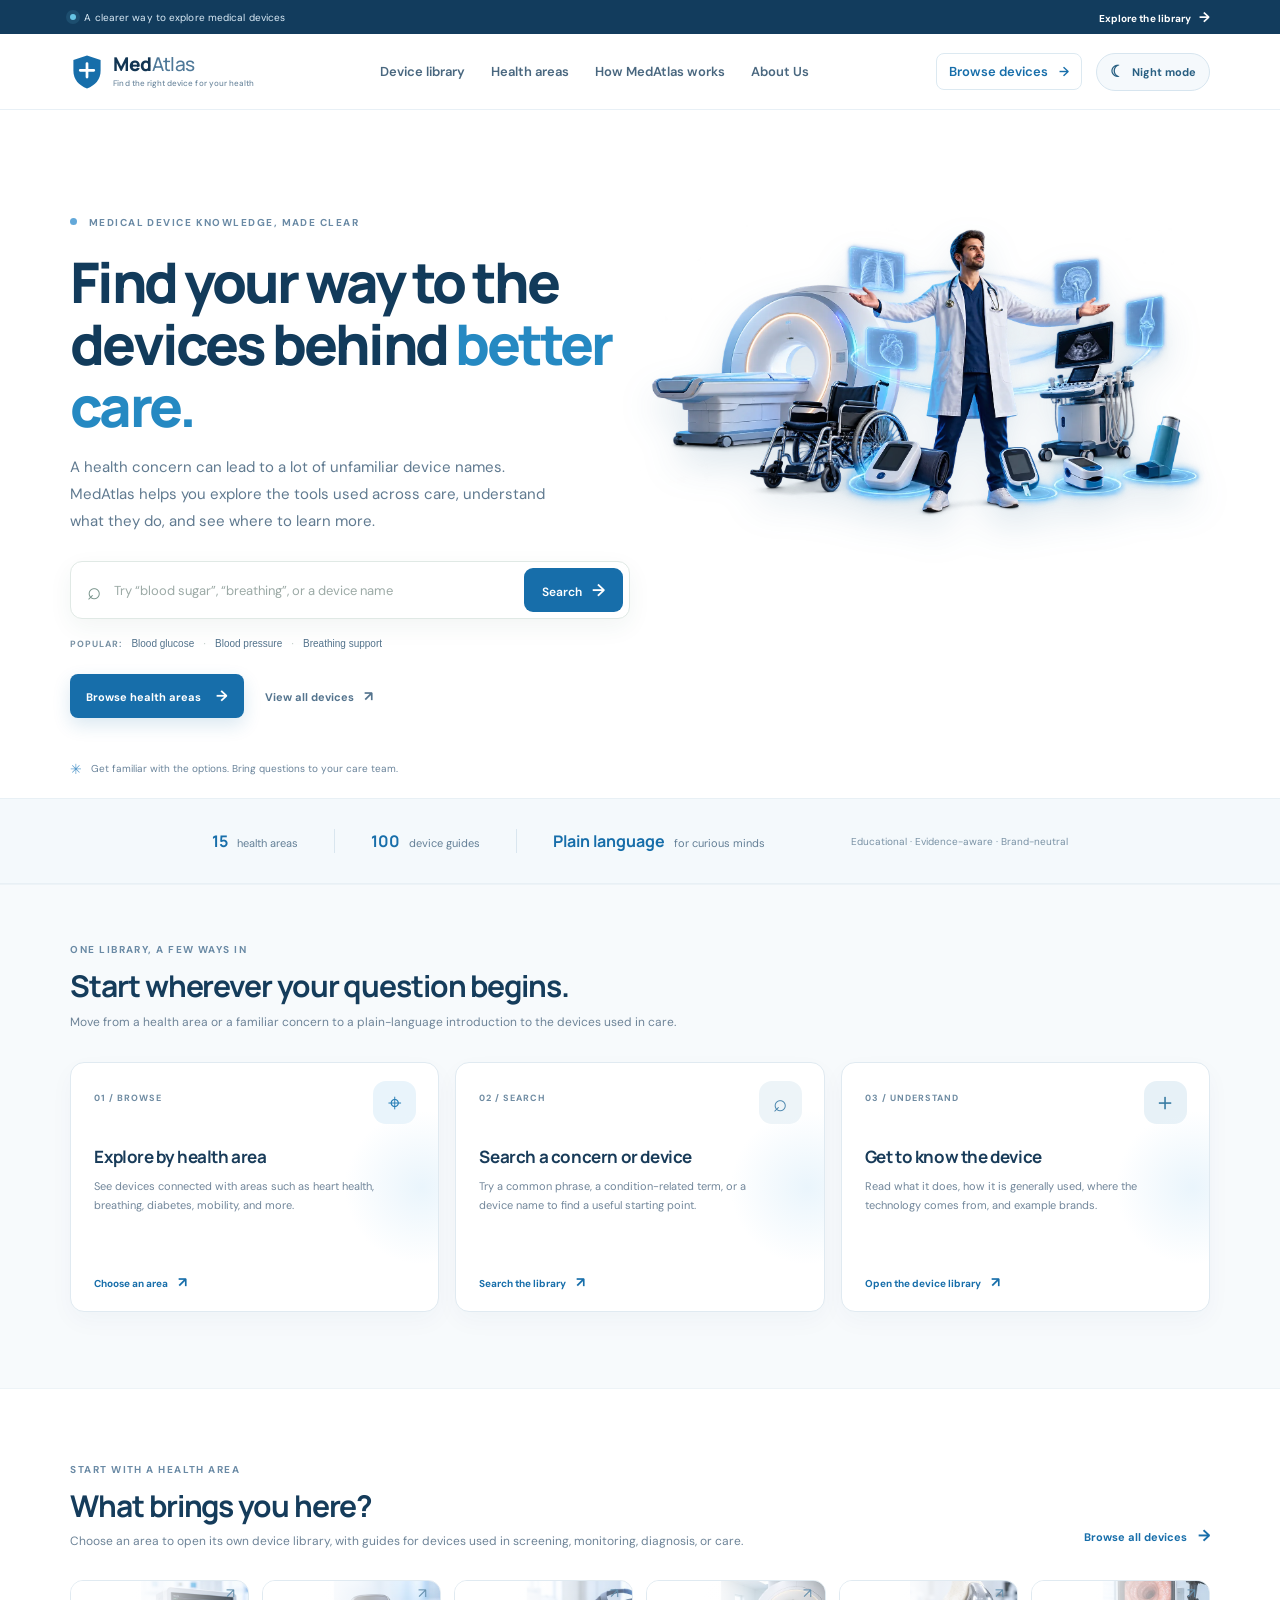
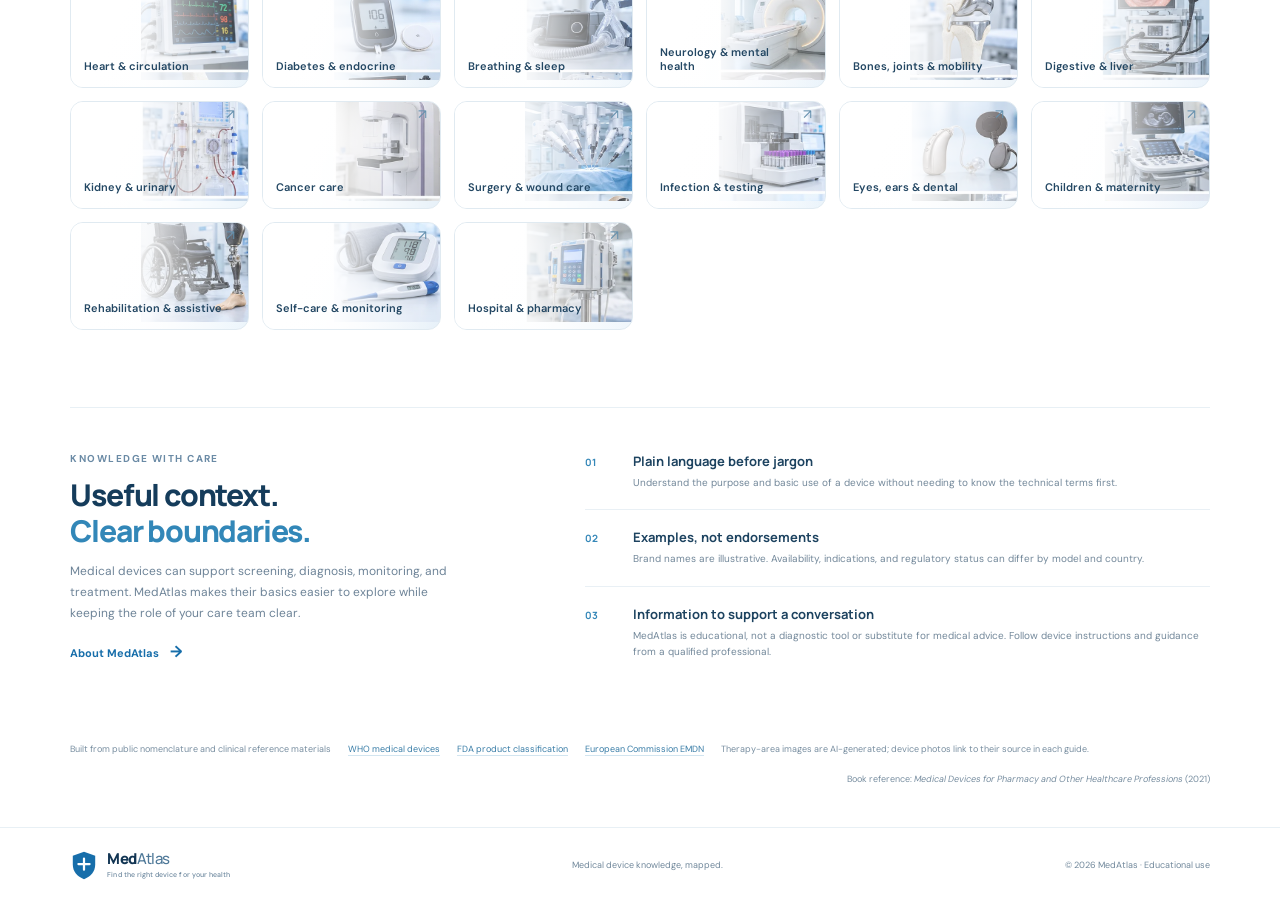
<file: index.html>
<!doctype html>
<html lang="en">
<head>
  <meta charset="utf-8" />
  <meta name="viewport" content="width=device-width, initial-scale=1" />
  <meta name="theme-color" content="#286da4" />
  <title>MedAtlas — Medical Devices Directory &amp; Plain-Language Health Guides</title>
  <meta name="description" content="Explore 100+ medical devices across 15 health areas. Understand what medical devices do, how they are used in care, and compare brand models with plain-language educational guides." />
  <meta name="keywords" content="medical devices, health technology, medical equipment directory, glucose meter, blood pressure monitor, CPAP, pulse oximeter, diagnostic devices, medical guide" />
  <meta name="robots" content="index, follow, max-snippet:-1, max-image-preview:large, max-video-preview:-1" />
  <link rel="canonical" href="https://medatlas.health/" />

  <!-- Open Graph / Facebook -->
  <meta property="og:type" content="website" />
  <meta property="og:url" content="https://medatlas.health/" />
  <meta property="og:site_name" content="MedAtlas" />
  <meta property="og:locale" content="en_US" />
  <meta property="og:title" content="MedAtlas — Medical Devices Directory &amp; Plain-Language Health Guides" />
  <meta property="og:description" content="A clearer, educational way to explore medical devices across 15 health areas. Find the right device for your health." />
  <meta property="og:image" content="https://medatlas.health/assets/medatlas-doctor-hero.png" />
  <meta property="og:image:secure_url" content="https://medatlas.health/assets/medatlas-doctor-hero.png" />
  <meta property="og:image:width" content="1731" />
  <meta property="og:image:height" content="909" />
  <meta property="og:image:alt" content="MedAtlas medical device directory illustration showing various healthcare technologies" />

  <!-- Twitter Cards -->
  <meta name="twitter:card" content="summary_large_image" />
  <meta name="twitter:url" content="https://medatlas.health/" />
  <meta name="twitter:title" content="MedAtlas — Medical Devices Directory &amp; Plain-Language Health Guides" />
  <meta name="twitter:description" content="A clearer, educational way to explore medical devices across 15 health areas. Find the right device for your health." />
  <meta name="twitter:image" content="https://medatlas.health/assets/medatlas-doctor-hero.png" />

  <!-- Favicon & Icons -->
  <link rel="icon" type="image/svg+xml" href="assets/medatlas-favicon.svg" />

  <!-- Preconnect & Non-blocking Google Fonts -->
  <link rel="preconnect" href="https://fonts.googleapis.com" />
  <link rel="preconnect" href="https://fonts.gstatic.com" crossorigin />
  <link rel="preload" as="style" href="https://fonts.googleapis.com/css2?family=DM+Sans:wght@400;500;600;700&amp;family=Manrope:wght@400;500;600;700;800&amp;display=swap" />
  <link rel="stylesheet" href="https://fonts.googleapis.com/css2?family=DM+Sans:wght@400;500;600;700&amp;family=Manrope:wght@400;500;600;700;800&amp;display=swap" media="print" onload="this.media='all'" />
  <noscript><link rel="stylesheet" href="https://fonts.googleapis.com/css2?family=DM+Sans:wght@400;500;600;700&amp;family=Manrope:wght@400;500;600;700;800&amp;display=swap" /></noscript>

  <link rel="stylesheet" href="styles.css" />
  <script>try{if(localStorage.getItem('medatlas-theme')==='night')document.documentElement.dataset.theme='night'}catch(e){}</script>

  <!-- Schema.org JSON-LD Knowledge Graph for Search Engines & AI Models -->
  <script type="application/ld+json">
  {
    "@context": "https://schema.org",
    "@graph": [
      {
        "@type": "WebSite",
        "@id": "https://medatlas.health/#website",
        "url": "https://medatlas.health/",
        "name": "MedAtlas",
        "description": "Educational directory for exploring medical devices by health area, purpose, and general use.",
        "publisher": { "@id": "https://medatlas.health/#organization" },
        "potentialAction": {
          "@type": "SearchAction",
          "target": "https://medatlas.health/device-library.html?q={search_term_string}",
          "query-input": "required name=search_term_string"
        }
      },
      {
        "@type": "Organization",
        "@id": "https://medatlas.health/#organization",
        "name": "MedAtlas",
        "url": "https://medatlas.health/",
        "logo": "https://medatlas.health/assets/medatlas-favicon.svg",
        "founder": {
          "@type": "Person",
          "@id": "https://medatlas.health/#founder",
          "name": "Ankush Kumar",
          "jobTitle": "Founder & Developer",
          "worksFor": { "@id": "https://medatlas.health/#organization" },
          "description": "Founder and developer of MedAtlas with over 4 years of experience in the pharmaceutical and medical-device industry. Holds an MBA in Pharmaceutical Management and a B.Pharm.",
          "image": "https://medatlas.health/assets/founder-ankush-kumar.png",
          "alumniOf": {
            "@type": "EducationalOrganization",
            "name": "IIHMR University"
          },
          "knowsAbout": ["Medical Devices", "Pharmaceutical Management", "Healthcare Information Systems"]
        },
        "knowsAbout": [
          "Medical Devices",
          "Health Technology",
          "Clinical Diagnostic Equipment",
          "Therapeutic Medical Devices"
        ],
        "publishingPrinciples": "https://medatlas.health/#education-note"
      },
      {
        "@type": "MedicalWebPage",
        "@id": "https://medatlas.health/#webpage",
        "url": "https://medatlas.health/",
        "name": "MedAtlas — Medical Devices Directory & Plain-Language Health Guides",
        "isPartOf": { "@id": "https://medatlas.health/#website" },
        "about": { "@id": "https://medatlas.health/#organization" },
        "medicalAudience": {
          "@type": "MedicalAudience",
          "audienceType": "Patient"
        },
        "educationalUse": "Patient Education",
        "citation": [
          "https://www.who.int/health-topics/medical-devices",
          "https://www.fda.gov/medical-devices/classify-your-medical-device/product-code-classification-database",
          "https://health.ec.europa.eu/medical-devices-topics-interest/european-medical-devices-nomenclature-emdn_en"
        ]
      },
      {
        "@type": "FAQPage",
        "@id": "https://medatlas.health/#faq",
        "mainEntity": [
          {
            "@type": "Question",
            "name": "What is MedAtlas?",
            "acceptedAnswer": {
              "@type": "Answer",
              "text": "MedAtlas is an educational directory designed to make medical-device knowledge easier to explore across 15 health areas and 100 device guides, written in clear, plain language."
            }
          },
          {
            "@type": "Question",
            "name": "Is MedAtlas a diagnostic tool or substitute for medical advice?",
            "acceptedAnswer": {
              "@type": "Answer",
              "text": "No. MedAtlas is purely for general education. It is not a diagnostic tool, product endorsement, or substitute for advice from a qualified healthcare professional."
            }
          },
          {
            "@type": "Question",
            "name": "Where does the medical device information in MedAtlas come from?",
            "acceptedAnswer": {
              "@type": "Answer",
              "text": "MedAtlas is built using public nomenclature and clinical reference materials from the World Health Organization (WHO), the U.S. FDA Product Code Classification Database, and the European Medical Device Nomenclature (EMDN)."
            }
          }
        ]
      }
    ]
  }
  </script>
</head>
<body>
  <div class="announcement"><span class="announcement-pulse"></span> A clearer way to explore medical devices <a href="device-library.html">Explore the library <span>→</span></a></div>
  <header class="topbar">
    <a class="brand" href="#top" aria-label="MedAtlas home"><span class="brand-mark" aria-hidden="true"><svg viewBox="0 0 40 44" role="img"><path d="M20 2.5 36 8v12.4c0 10.1-6.2 17-16 21.1C10.2 37.4 4 30.5 4 20.4V8L20 2.5Z"/><path d="M20 12v16M12 20h16"/></svg></span><span class="brand-name">Med<span class="brand-light">Atlas</span><small>Find the right device for your health</small></span></a>
    <nav aria-label="Main navigation"><a href="device-library.html">Device library</a><a href="#areas">Health areas</a><a href="#how-it-works">How MedAtlas works</a><a href="about.html">About Us</a></nav>
    <div class="topbar-actions"><a class="text-button library-nav-link" href="device-library.html">Browse devices <span>→</span></a><button class="theme-toggle" type="button" data-theme-toggle aria-label="Switch to night theme" aria-pressed="false"><span class="theme-toggle-icon" aria-hidden="true">☾</span><span class="theme-toggle-label">Night mode</span></button></div>
  </header>

  <main id="top">
    <section class="hero">
      <div class="hero-copy">
        <div class="eyebrow"><span class="eyebrow-dot"></span> MEDICAL DEVICE KNOWLEDGE, MADE CLEAR</div>
        <h1>Find your way to the<br />devices behind <em>better care.</em></h1>
        <p class="hero-sub">A health concern can lead to a lot of unfamiliar device names. MedAtlas helps you explore the tools used across care, understand what they do, and see where to learn more.</p>
        <form class="search-box" id="searchForm" role="search"><span class="search-icon">⌕</span><input id="searchInput" type="search" placeholder="Try “blood sugar”, “breathing”, or a device name" autocomplete="off" /><button type="submit">Search <span>→</span></button></form>
        <div class="popular"><span>POPULAR:</span><button data-query="blood glucose">Blood glucose</button><button data-query="blood pressure">Blood pressure</button><button data-query="breathing">Breathing support</button></div>
        <div class="hero-actions"><a class="primary-link" href="#areas">Browse health areas <span>→</span></a><a class="secondary-link" href="device-library.html">View all devices <span>↗</span></a></div>
      </div>
      <div class="hero-art hero-doctor-art">
        <picture>
          <source srcset="assets/medatlas-doctor-hero.webp" type="image/webp" />
          <img class="doctor-hero-image" src="assets/medatlas-doctor-hero.png" alt="A doctor presenting a range of medical devices, including an MRI scanner, wheelchair, ultrasound system, glucose meter, and inhaler" width="1731" height="909" fetchpriority="high" decoding="async" />
        </picture>
      </div>
      <div class="hero-note"><span>✳</span> Get familiar with the options. Bring questions to your care team.</div>
    </section>

    <section class="trust-strip" aria-label="About the MedAtlas library"><div><strong id="areaCount">15</strong><span>health areas</span></div><i></i><div><strong id="deviceCount">30+</strong><span>device guides</span></div><i></i><div><strong>Plain language</strong><span>for curious minds</span></div><p>Educational · Evidence-aware · Brand-neutral</p></section>

    <section class="pathways" id="how-it-works">
      <div class="section-heading"><div><div class="eyebrow">ONE LIBRARY, A FEW WAYS IN</div><h2>Start wherever your question begins.</h2><p>Move from a health area or a familiar concern to a plain-language introduction to the devices used in care.</p></div></div>
      <div class="pathway-grid">
        <a class="pathway-card pathway-area" href="#areas"><span class="pathway-number">01 / BROWSE</span><span class="pathway-icon">⌖</span><h3>Explore by health area</h3><p>See devices connected with areas such as heart health, breathing, diabetes, mobility, and more.</p><span class="pathway-link">Choose an area <b>↗</b></span></a>
        <a class="pathway-card pathway-search" href="#top"><span class="pathway-number">02 / SEARCH</span><span class="pathway-icon">⌕</span><h3>Search a concern or device</h3><p>Try a common phrase, a condition-related term, or a device name to find a useful starting point.</p><span class="pathway-link">Search the library <b>↗</b></span></a>
        <a class="pathway-card pathway-guide" href="device-library.html"><span class="pathway-number">03 / UNDERSTAND</span><span class="pathway-icon">＋</span><h3>Get to know the device</h3><p>Read what it does, how it is generally used, where the technology comes from, and example brands.</p><span class="pathway-link">Open the device library <b>↗</b></span></a>
      </div>
    </section>

    <section class="areas-section" id="areas">
      <div class="section-heading"><div><div class="eyebrow">START WITH A HEALTH AREA</div><h2>What brings you here?</h2><p>Choose an area to open its own device library, with guides for devices used in screening, monitoring, diagnosis, or care.</p></div><a href="device-library.html" class="inline-link">Browse all devices <span>→</span></a></div>
      <div class="area-grid" id="areaGrid"></div>
    </section>

    <section class="principles" id="education-note"><div class="principle-intro"><div class="eyebrow">KNOWLEDGE WITH CARE</div><h2>Useful context.<br /><em>Clear boundaries.</em></h2><p>Medical devices can support screening, diagnosis, monitoring, and treatment. MedAtlas makes their basics easier to explore while keeping the role of your care team clear.</p><a href="about.html" class="inline-link">About MedAtlas <span>→</span></a></div><div class="principle-list"><article><span>01</span><div><h3>Plain language before jargon</h3><p>Understand the purpose and basic use of a device without needing to know the technical terms first.</p></div></article><article><span>02</span><div><h3>Examples, not endorsements</h3><p>Brand names are illustrative. Availability, indications, and regulatory status can differ by model and country.</p></div></article><article><span>03</span><div><h3>Information to support a conversation</h3><p>MedAtlas is educational, not a diagnostic tool or substitute for medical advice. Follow device instructions and guidance from a qualified professional.</p></div></article></div></section>
    <section class="sources" id="sources"><span>Built from public nomenclature and clinical reference materials</span><a href="https://www.who.int/health-topics/medical-devices" target="_blank" rel="noreferrer">WHO medical devices</a><a href="https://www.fda.gov/medical-devices/classify-your-medical-device/product-code-classification-database" target="_blank" rel="noreferrer">FDA product classification</a><a href="https://health.ec.europa.eu/medical-devices-topics-interest/european-medical-devices-nomenclature-emdn_en" target="_blank" rel="noreferrer">European Commission EMDN</a><span>Therapy-area images are AI-generated; device photos link to their source in each guide.</span><span>Book reference: <i>Medical Devices for Pharmacy and Other Healthcare Professions</i> (2021)</span></section>
  </main>

  <footer><a class="brand" href="#top"><span class="brand-mark" aria-hidden="true"><svg viewBox="0 0 40 44"><path d="M20 2.5 36 8v12.4c0 10.1-6.2 17-16 21.1C10.2 37.4 4 30.5 4 20.4V8L20 2.5Z"/><path d="M20 12v16M12 20h16"/></svg></span><span class="brand-name">Med<span class="brand-light">Atlas</span><small>Find the right device for your health</small></span></a><span>Medical device knowledge, mapped.</span><span>© 2026 MedAtlas · Educational use</span></footer>
  <div class="modal-backdrop" id="modalBackdrop" hidden><section class="device-modal" id="deviceModal" role="dialog" aria-modal="true" aria-labelledby="modalTitle"><button class="modal-close" id="modalClose" aria-label="Close">×</button><div id="modalContent"></div></section></div>
  <script src="app.js" defer></script>
  <script src="theme.js" defer></script>
</body>
</html>
</file>
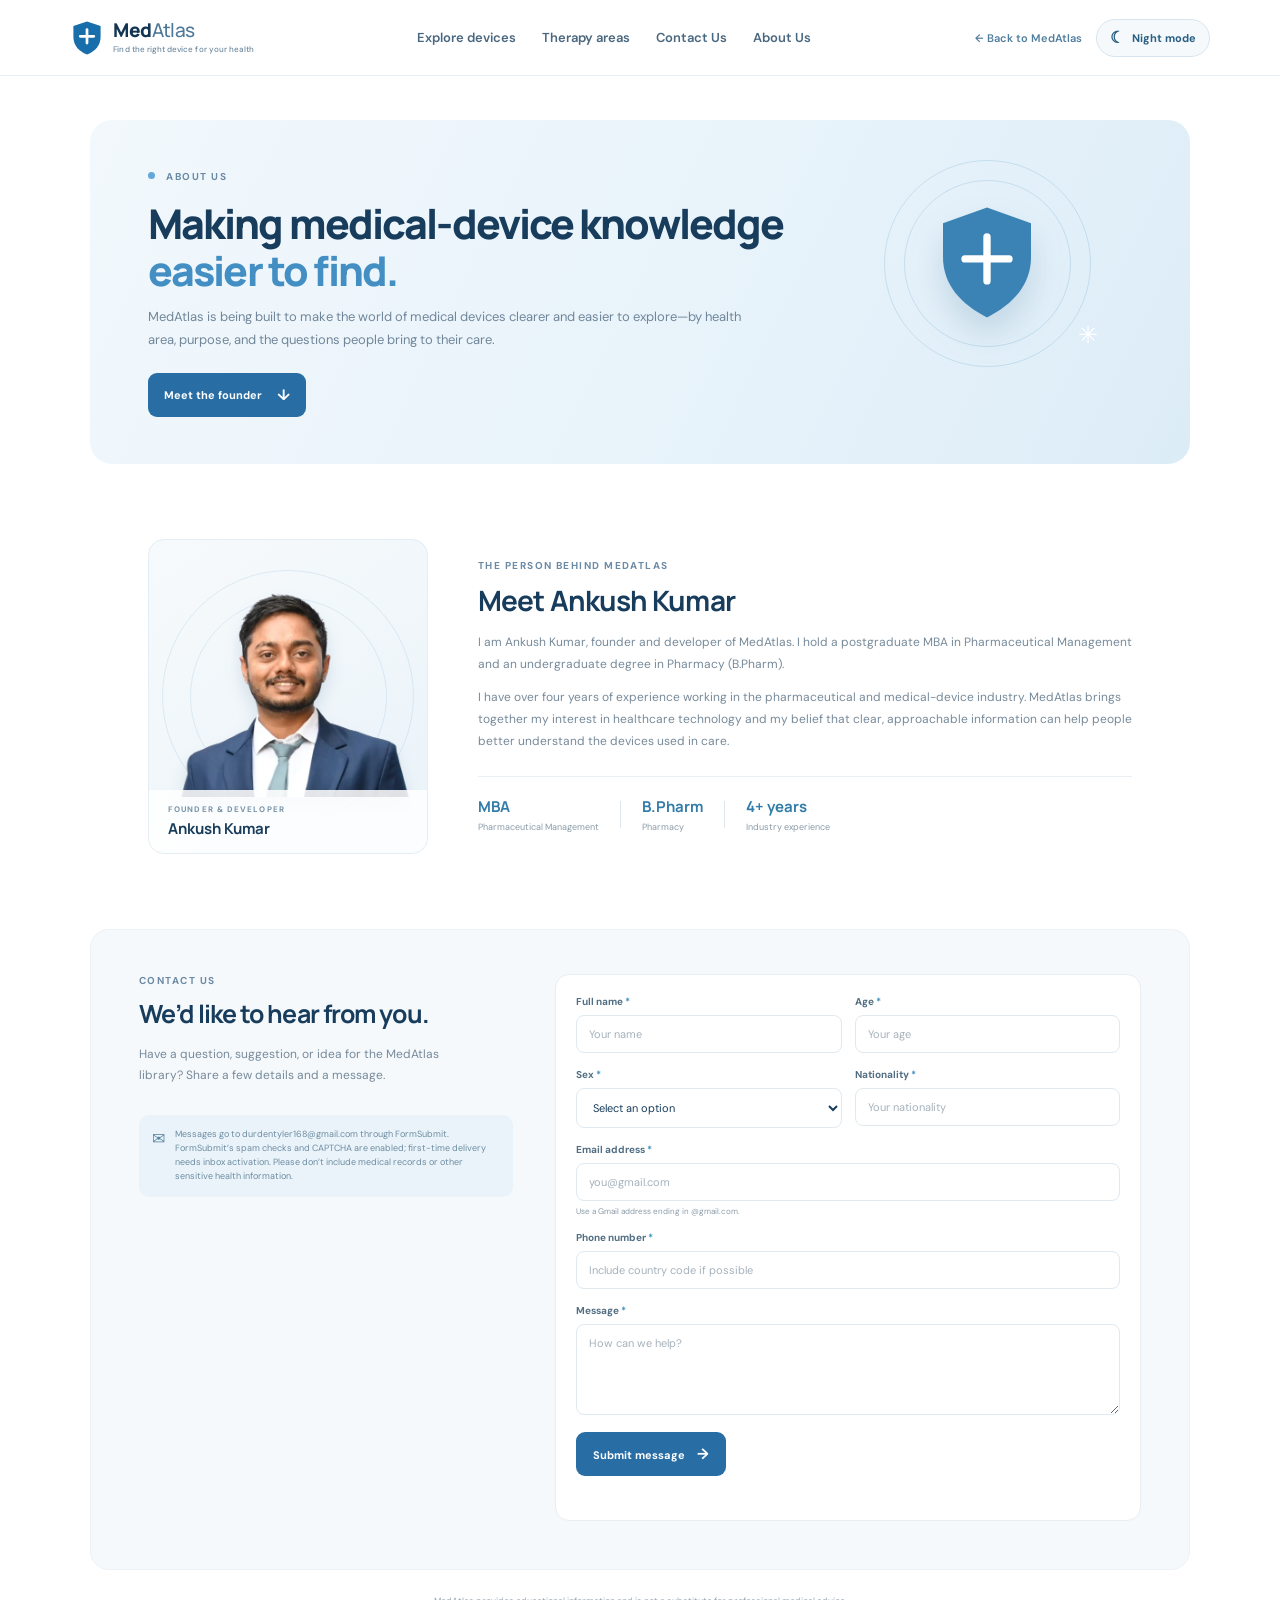
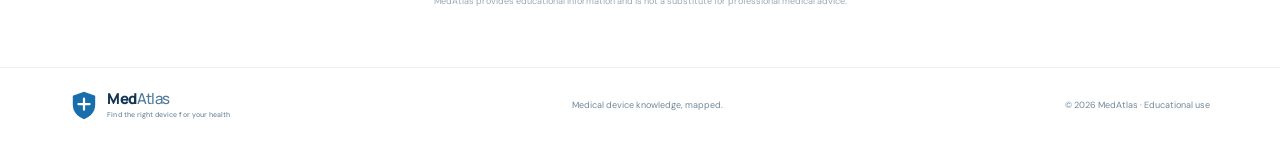
<file: about.html>
<!doctype html>
<html lang="en">
<head>
  <meta charset="utf-8" />
  <meta name="viewport" content="width=device-width, initial-scale=1" />
  <meta name="theme-color" content="#286da4" />
  <title>About Us &amp; Founder Ankush Kumar — MedAtlas</title>
  <meta name="description" content="Meet MedAtlas founder Ankush Kumar (MBA Pharmaceutical Management, B.Pharm) with 4+ years of industry experience. Learn about our educational medical device mission or contact us." />
  <meta name="keywords" content="Ankush Kumar, MedAtlas founder, pharmaceutical management, medical devices, health technology education, IIHMR University" />
  <meta name="robots" content="index, follow, max-snippet:-1, max-image-preview:large, max-video-preview:-1" />
  <link rel="canonical" href="https://medatlas.health/about.html" />

  <!-- Open Graph / Facebook -->
  <meta property="og:type" content="profile" />
  <meta property="og:url" content="https://medatlas.health/about.html" />
  <meta property="og:site_name" content="MedAtlas" />
  <meta property="og:locale" content="en_US" />
  <meta property="og:title" content="About Us &amp; Founder Ankush Kumar — MedAtlas" />
  <meta property="og:description" content="Meet MedAtlas founder Ankush Kumar (MBA Pharmaceutical Management, B.Pharm) with 4+ years of industry experience. Learn about our educational medical device mission." />
  <meta property="og:image" content="https://medatlas.health/assets/founder-ankush-kumar.png" />
  <meta property="og:image:secure_url" content="https://medatlas.health/assets/founder-ankush-kumar.png" />
  <meta property="og:image:width" content="550" />
  <meta property="og:image:height" content="453" />
  <meta property="og:image:alt" content="Ankush Kumar, founder and developer of MedAtlas" />

  <!-- Twitter Cards -->
  <meta name="twitter:card" content="summary_large_image" />
  <meta name="twitter:url" content="https://medatlas.health/about.html" />
  <meta name="twitter:title" content="About Us &amp; Founder Ankush Kumar — MedAtlas" />
  <meta name="twitter:description" content="Meet MedAtlas founder Ankush Kumar (MBA Pharmaceutical Management, B.Pharm) with 4+ years of industry experience." />
  <meta name="twitter:image" content="https://medatlas.health/assets/founder-ankush-kumar.png" />

  <!-- Favicon & Icons -->
  <link rel="icon" type="image/svg+xml" href="assets/medatlas-favicon.svg" />

  <!-- Preconnect & Non-blocking Google Fonts -->
  <link rel="preconnect" href="https://fonts.googleapis.com" />
  <link rel="preconnect" href="https://fonts.gstatic.com" crossorigin />
  <link rel="preload" as="style" href="https://fonts.googleapis.com/css2?family=DM+Sans:wght@400;500;600;700&amp;family=Manrope:wght@400;500;600;700;800&amp;display=swap" />
  <link rel="stylesheet" href="https://fonts.googleapis.com/css2?family=DM+Sans:wght@400;500;600;700&amp;family=Manrope:wght@400;500;600;700;800&amp;display=swap" media="print" onload="this.media='all'" />
  <noscript><link rel="stylesheet" href="https://fonts.googleapis.com/css2?family=DM+Sans:wght@400;500;600;700&amp;family=Manrope:wght@400;500;600;700;800&amp;display=swap" /></noscript>

  <link rel="stylesheet" href="styles.css" />
  <link rel="stylesheet" href="about.css" />
  <script>try{if(localStorage.getItem('medatlas-theme')==='night')document.documentElement.dataset.theme='night'}catch(e){}</script>

  <!-- Schema.org JSON-LD E-E-A-T Knowledge Graph for Search Engines & AI Models -->
  <script type="application/ld+json">
  {
    "@context": "https://schema.org",
    "@graph": [
      {
        "@type": "AboutPage",
        "@id": "https://medatlas.health/about.html#webpage",
        "url": "https://medatlas.health/about.html",
        "name": "About Us & Founder Ankush Kumar — MedAtlas",
        "isPartOf": {
          "@type": "WebSite",
          "@id": "https://medatlas.health/#website",
          "url": "https://medatlas.health/",
          "name": "MedAtlas"
        },
        "mainEntity": { "@id": "https://medatlas.health/#founder" },
        "description": "Information about MedAtlas and founder Ankush Kumar, including academic background in pharmacy and pharmaceutical management."
      },
      {
        "@type": "Person",
        "@id": "https://medatlas.health/#founder",
        "name": "Ankush Kumar",
        "jobTitle": "Founder & Developer",
        "worksFor": {
          "@type": "Organization",
          "@id": "https://medatlas.health/#organization",
          "name": "MedAtlas",
          "url": "https://medatlas.health/"
        },
        "description": "Founder and developer of MedAtlas with over 4 years of experience in the pharmaceutical and medical-device industry. Holds a postgraduate MBA in Pharmaceutical Management and an undergraduate degree in Pharmacy (B.Pharm).",
        "image": "https://medatlas.health/assets/founder-ankush-kumar.png",
        "alumniOf": [
          {
            "@type": "EducationalOrganization",
            "name": "IIHMR University",
            "url": "https://www.iihmr.edu.in/"
          }
        ],
        "hasCredential": [
          {
            "@type": "EducationalOccupationalCredential",
            "credentialCategory": "degree",
            "name": "Master of Business Administration (MBA) in Pharmaceutical Management"
          },
          {
            "@type": "EducationalOccupationalCredential",
            "credentialCategory": "degree",
            "name": "Bachelor of Pharmacy (B.Pharm)"
          }
        ],
        "knowsAbout": [
          "Medical Devices",
          "Pharmaceutical Management",
          "Clinical Technology",
          "Health Informatics",
          "Drug & Device Regulations"
        ]
      },
      {
        "@type": "ContactPage",
        "@id": "https://medatlas.health/about.html#contact",
        "url": "https://medatlas.health/about.html#contact",
        "name": "Contact MedAtlas",
        "mainEntity": {
          "@type": "ContactPoint",
          "contactType": "Customer Support & Inquiries",
          "email": "durdentyler168@gmail.com"
        }
      },
      {
        "@type": "BreadcrumbList",
        "@id": "https://medatlas.health/about.html#breadcrumb",
        "itemListElement": [
          {
            "@type": "ListItem",
            "position": 1,
            "name": "Home",
            "item": "https://medatlas.health/"
          },
          {
            "@type": "ListItem",
            "position": 2,
            "name": "About Us",
            "item": "https://medatlas.health/about.html"
          }
        ]
      }
    ]
  }
  </script>
</head>
<body>
  <header class="topbar">
    <a class="brand" href="index.html" aria-label="MedAtlas home"><span class="brand-mark" aria-hidden="true"><svg viewBox="0 0 40 44"><path d="M20 2.5 36 8v12.4c0 10.1-6.2 17-16 21.1C10.2 37.4 4 30.5 4 20.4V8L20 2.5Z"/><path d="M20 12v16M12 20h16"/></svg></span><span class="brand-name">Med<span class="brand-light">Atlas</span><small>Find the right device for your health</small></span></a>
    <nav aria-label="Main navigation"><a href="device-library.html">Explore devices</a><a href="index.html#areas">Therapy areas</a><a href="#contact">Contact Us</a><a href="about.html" aria-current="page">About Us</a></nav>
    <div class="topbar-actions"><a class="about-home-link" href="index.html">← Back to MedAtlas</a><button class="theme-toggle" type="button" data-theme-toggle aria-label="Switch to night theme" aria-pressed="false"><span class="theme-toggle-icon" aria-hidden="true">☾</span><span class="theme-toggle-label">Night mode</span></button></div>
  </header>

  <main class="about-page">
    <section class="about-hero">
      <div class="eyebrow"><span class="eyebrow-dot"></span> ABOUT US</div>
      <h1>Making medical-device knowledge <em>easier to find.</em></h1>
      <p>MedAtlas is being built to make the world of medical devices clearer and easier to explore—by health area, purpose, and the questions people bring to their care.</p>
      <a class="about-primary" href="#founder">Meet the founder <span>↓</span></a>
      <div class="about-hero-decoration" aria-hidden="true"><span class="about-shield"><svg viewBox="0 0 120 132"><path d="M60 5 108 22v37c0 30-19 51-48 66C31 110 12 89 12 59V22L60 5Z"/><path d="M60 37v48M36 61h48"/></svg></span><span class="about-spark">✳</span></div>
    </section>

    <section class="founder-section" id="founder">
      <div class="founder-card">
        <picture>
          <source srcset="assets/founder-ankush-kumar.webp" type="image/webp" />
          <img class="founder-photo" src="assets/founder-ankush-kumar.png" alt="Ankush Kumar, founder and developer of MedAtlas" width="550" height="453" decoding="async" />
        </picture>
        <div class="founder-caption"><span>FOUNDER &amp; DEVELOPER</span><b>Ankush Kumar</b></div>
      </div>
      <div class="founder-copy"><div class="eyebrow">THE PERSON BEHIND MEDATLAS</div><h2>Meet Ankush Kumar</h2><p>I am Ankush Kumar, founder and developer of MedAtlas. I hold a postgraduate MBA in Pharmaceutical Management and an undergraduate degree in Pharmacy (B.Pharm).</p><p>I have over four years of experience working in the pharmaceutical and medical-device industry. MedAtlas brings together my interest in healthcare technology and my belief that clear, approachable information can help people better understand the devices used in care.</p><div class="founder-credentials"><span><b>MBA</b><small>Pharmaceutical Management</small></span><i></i><span><b>B.Pharm</b><small>Pharmacy</small></span><i></i><span><b>4+ years</b><small>Industry experience</small></span></div></div>
    </section>

    <section class="contact-section" id="contact">
      <div class="contact-intro"><div class="eyebrow">CONTACT US</div><h2>We’d like to hear from you.</h2><p>Have a question, suggestion, or idea for the MedAtlas library? Share a few details and a message.</p><div class="contact-note"><span>✉</span><p>Messages go to durdentyler168@gmail.com through FormSubmit. FormSubmit’s spam checks and CAPTCHA are enabled; first-time delivery needs inbox activation. Please don’t include medical records or other sensitive health information.</p></div></div>
      <form class="contact-form" id="contactForm" action="https://formsubmit.co/durdentyler168@gmail.com" method="POST" novalidate>
        <input type="hidden" name="_subject" value="New MedAtlas contact form submission" />
        <input type="hidden" name="_template" value="table" />
        <div class="form-honeypot" aria-hidden="true"><label>Leave this field empty<input type="text" name="_honey" tabindex="-1" autocomplete="off" /></label></div>
        <div class="form-grid">
          <label>Full name <span>*</span><input name="name" type="text" autocomplete="name" placeholder="Your name" required /></label>
          <label>Age <span>*</span><input name="age" type="number" min="1" max="120" inputmode="numeric" placeholder="Your age" required /></label>
          <label>Sex <span>*</span><select name="sex" required><option value="" selected disabled>Select an option</option><option>Female</option><option>Male</option><option>Intersex</option><option>Prefer not to say</option><option>Self-describe</option></select></label>
          <label>Nationality <span>*</span><input name="nationality" type="text" autocomplete="country-name" placeholder="Your nationality" required /></label>
          <label class="form-span">Email address <span>*</span><input name="email" type="email" autocomplete="email" inputmode="email" placeholder="you@gmail.com" pattern="^[A-Za-z0-9._%+-]+@gmail\.com$" title="Please enter a Gmail address ending in @gmail.com" required /><small>Use a Gmail address ending in @gmail.com.</small></label>
          <label class="form-span">Phone number <span>*</span><input name="phone" type="tel" autocomplete="tel" placeholder="Include country code if possible" required /></label>
          <label class="form-span">Message <span>*</span><textarea name="message" rows="4" placeholder="How can we help?" required></textarea></label>
        </div>
        <button class="contact-submit" type="submit">Submit message <span>→</span></button>
        <p class="form-status" id="formStatus" role="status" aria-live="polite"></p>
      </form>
    </section>
    <p class="about-disclaimer">MedAtlas provides educational information and is not a substitute for professional medical advice.</p>
  </main>

  <footer><a class="brand" href="index.html"><span class="brand-mark" aria-hidden="true"><svg viewBox="0 0 40 44"><path d="M20 2.5 36 8v12.4c0 10.1-6.2 17-16 21.1C10.2 37.4 4 30.5 4 20.4V8L20 2.5Z"/><path d="M20 12v16M12 20h16"/></svg></span><span class="brand-name">Med<span class="brand-light">Atlas</span><small>Find the right device for your health</small></span></a><span>Medical device knowledge, mapped.</span><span>© 2026 MedAtlas · Educational use</span></footer>
  <script src="about.js" defer></script>
  <script src="theme.js" defer></script>
</body>
</html>
</file>
<file: styles.css>
:root{--ink:#18334b;--muted:#708294;--green:#286da4;--mint:#e3f1fb;--cream:#f6f9fc;--line:#e4ebf1;--coral:#5599cb;--blue:#4c8fbe;--shadow:0 18px 55px rgba(28,72,110,.1)}*{box-sizing:border-box}html{scroll-behavior:smooth}body{margin:0;background:#fff;color:var(--ink);font-family:'DM Sans',sans-serif;-webkit-font-smoothing:antialiased}.topbar{height:76px;padding:0 max(calc((100vw - 1220px)/2),5.5vw);display:flex;align-items:center;justify-content:space-between;border-bottom:1px solid #f0f3f1;background:rgba(255,255,255,.94);position:sticky;top:0;z-index:10;backdrop-filter:blur(14px)}.brand{display:flex;align-items:center;gap:9px;font-family:Manrope,sans-serif;font-size:19px;font-weight:800;color:var(--ink);text-decoration:none;letter-spacing:-.6px}.brand-mark{height:30px;width:30px;border-radius:10px;background:var(--green);color:#fff;display:grid;place-items:center;font-size:14px;position:relative}.brand-mark span{font-size:9px;color:#b6def7;position:absolute;right:2px;top:2px}.brand-light{font-weight:500;color:#69817c}.topbar nav{display:flex;gap:36px}.topbar nav a,.text-button{font-size:13px;color:#536a66;text-decoration:none;font-weight:600}.topbar nav a:hover,.inline-link:hover{color:var(--green)}.text-button{border:0;background:transparent;cursor:pointer}.bookmark-icon{font-size:19px;vertical-align:-2px;margin-right:5px}.saved-count{color:var(--green);margin-left:4px}.hero{max-width:1220px;margin:0 auto;padding:69px 0 62px;min-height:500px;display:grid;grid-template-columns:1fr 1fr;position:relative}.hero-copy{padding-top:27px;z-index:1}.eyebrow{font-size:10px;letter-spacing:1.45px;font-weight:700;color:#6a8aa5}.eyebrow-dot{display:inline-block;width:7px;height:7px;border-radius:50%;background:#63a8d9;margin:0 8px 1px 0}.hero h1{font:800 53px/1.11 Manrope,sans-serif;letter-spacing:-2.8px;margin:22px 0 17px;color:#183d5c}.hero h1 em{font-style:normal;color:#438fc4}.hero-sub{font-size:15px;line-height:1.75;color:#71817e;max-width:480px;margin:0 0 26px}.search-box{height:58px;max-width:560px;border:1px solid #e0e9e5;box-shadow:0 8px 24px rgba(35,87,74,.06);border-radius:12px;display:flex;align-items:center;padding:5px 6px 5px 16px;background:white}.search-icon{font-size:24px;color:#78938b;margin-right:11px}.search-box input{border:0;outline:0;flex:1;min-width:0;font:13px 'DM Sans',sans-serif;color:var(--ink)}.search-box input::placeholder{color:#9caaa6}.search-box button,.empty-state button{height:44px;border:0;border-radius:9px;padding:0 18px;background:var(--green);color:white;font:600 12px 'DM Sans',sans-serif;cursor:pointer}.search-box button span{font-size:17px;margin-left:7px}.popular{display:flex;align-items:center;gap:9px;margin-top:15px;flex-wrap:wrap}.popular span{font-size:9px;letter-spacing:1px;color:#95a5a1;font-weight:700}.popular button{border:0;background:transparent;color:#658079;padding:4px 0;font-size:10px;cursor:pointer}.popular button:not(:last-child):after{content:'·';margin-left:9px;color:#becac6}.hero-art{position:relative;height:370px;display:flex;align-items:center;justify-content:center}.hero-glow{position:absolute;width:280px;height:280px;background:#e4f1fa;border-radius:50%;filter:blur(1px)}.orbit{position:absolute;border:1px solid rgba(69,155,130,.16);border-radius:50%}.orbit-one{width:360px;height:250px;transform:rotate(-28deg)}.orbit-two{width:420px;height:300px;transform:rotate(32deg)}.device-illustration{position:relative;width:215px;height:246px;transform:rotate(-4deg);z-index:1;filter:drop-shadow(0 26px 18px rgba(39,94,77,.17))}.monitor-body{position:absolute;left:20px;top:9px;width:178px;height:218px;border-radius:29px 29px 35px 35px;background:linear-gradient(135deg,#fcfdfd,#e8efed);border:1px solid #dce7e2;padding:20px 17px;box-shadow:inset 4px 3px 12px white}.monitor-display{background:#183b3a;border-radius:13px;height:153px;color:#a6dfcb;padding:12px 11px;box-shadow:inset 0 2px 10px #102928}.display-label{font-size:6px;letter-spacing:1px;color:#87aaa0}.display-reading{font:700 42px Manrope,sans-serif;letter-spacing:-2px;margin-top:8px}.display-reading span{font-size:14px;letter-spacing:0;color:#9ce0c3}.pulse-line{height:23px;display:flex;align-items:center;gap:3px;overflow:hidden;margin-top:2px}.pulse-line i{height:2px;width:9px;background:#66b7e9;display:block;border-radius:2px}.pulse-line i:nth-child(2){height:18px;width:2px}.pulse-line i:nth-child(3){height:5px;width:2px}.pulse-line i:nth-child(4){height:14px;width:2px}.pulse-line i:nth-child(5){height:2px;width:14px}.pulse-line i:nth-child(6){height:8px;width:2px}.pulse-line i:nth-child(7){height:2px;width:25px}.display-footer{display:flex;justify-content:space-between;font-size:7px;color:#9ec9b9;margin-top:8px}.monitor-button{width:18px;height:18px;border-radius:50%;background:#d9e6e0;margin:9px auto 0;border:1px solid #cbd9d3}.monitor-clip{position:absolute;width:58px;height:35px;background:linear-gradient(90deg,#dce8e2,#f7faf8);border-radius:8px 8px 14px 14px;bottom:0;left:78px;box-shadow:inset 0 0 0 1px #d5e1db}.float-tag{position:absolute;z-index:2;background:white;padding:12px 15px;border-radius:12px;display:flex;gap:10px;align-items:center;box-shadow:var(--shadow);white-space:nowrap}.tag-top{right:3px;top:66px}.tag-bottom{left:-9px;bottom:34px}.tag-icon{width:32px;height:32px;display:grid;place-items:center;border-radius:10px;background:#fff0ec;color:var(--coral);font-size:17px}.tag-green{background:#eaf3fa;color:#438fc4}.float-tag b,.float-tag small{display:block}.float-tag b{font-size:10px}.float-tag small{font-size:9px;color:#899994;margin-top:3px}.sparkle{position:absolute;color:#5599cb}.sparkle-a{font-size:22px;right:61px;bottom:66px}.sparkle-b{font-size:13px;left:80px;top:40px;color:#eba27f}.hero-note{position:absolute;bottom:22px;left:0;font-size:10px;color:#93a19d}.hero-note span{font-size:14px;color:#5599cb;vertical-align:-2px;margin-right:6px}.trust-strip{height:86px;background:#f8fbfa;display:flex;align-items:center;justify-content:center;gap:33px;border-top:1px solid #f1f5f3;border-bottom:1px solid #f1f5f3}.trust-strip div{display:flex;align-items:baseline;gap:9px}.trust-strip strong{font:700 16px Manrope,sans-serif;color:#286da4}.trust-strip span{font-size:11px;color:#82938e}.trust-strip i{height:24px;width:1px;background:#dce7e3}.trust-strip p{font-size:10px;color:#a2afab;margin-left:50px}.areas-section,.catalog-section{max-width:1220px;margin:0 auto;padding:75px 0 54px}.section-heading,.catalog-heading{display:flex;align-items:end;justify-content:space-between}.section-heading h2,.catalog-heading h2{font:700 30px Manrope,sans-serif;letter-spacing:-1.1px;margin:9px 0 6px}.section-heading p,.catalog-heading p{font-size:12px;color:#84928e;margin:0}.inline-link{font-size:11px;color:var(--green);font-weight:700;text-decoration:none;padding-bottom:6px}.inline-link span{font-size:16px;margin-left:8px}.area-grid{display:grid;grid-template-columns:repeat(6,1fr);gap:13px;margin-top:28px}.area-card{height:108px;border:1px solid var(--line);border-radius:13px;padding:15px 14px;background:#fff;text-align:left;cursor:pointer;transition:.2s;position:relative}.area-card:hover,.area-card.selected{border-color:#89badc;box-shadow:0 8px 22px rgba(48,126,101,.1);transform:translateY(-2px)}.area-icon{width:33px;height:33px;border-radius:10px;display:grid;place-items:center;margin-bottom:10px;font-size:17px}.area-card b{font-size:11px;font-weight:600}.area-card .arrow{position:absolute;right:13px;top:19px;color:#bdcbc6;font-size:14px}.catalog-section{padding-top:53px;border-top:1px solid #f0f4f2}.catalog-tools{display:flex;gap:8px;align-items:center}.filter-wrap{height:34px;border:1px solid var(--line);border-radius:8px;padding:0 10px;display:flex;align-items:center;gap:7px;color:#728780;font-size:12px}.filter-wrap select{border:0;background:transparent;outline:0;color:#617570;font:11px 'DM Sans';cursor:pointer}.view-toggle{width:34px;height:34px;border:1px solid var(--line);border-radius:8px;background:white;color:#91a19c;cursor:pointer;font-size:17px}.view-toggle.active{color:var(--green);border-color:#a7cbe3;background:#f2f8fc}.filters{display:flex;gap:8px;flex-wrap:wrap;margin-top:25px}.filter-chip{border:1px solid #e6edeb;color:#6e817b;background:#fff;border-radius:20px;padding:8px 14px;font:10px 'DM Sans';cursor:pointer}.filter-chip.active{background:#e8f2fa;color:#286da4;border-color:#d7e9f6;font-weight:700}.result-line{height:48px;display:flex;align-items:center;justify-content:space-between;color:#98a6a2;font-size:10px}.clear-button{border:0;background:transparent;color:#458a73;font-size:10px;cursor:pointer;display:none}.clear-button.show{display:block}.device-grid{display:grid;grid-template-columns:repeat(4,1fr);gap:16px}.device-card{border:1px solid var(--line);border-radius:13px;overflow:hidden;cursor:pointer;background:white;transition:.2s;position:relative}.device-card:hover{transform:translateY(-3px);box-shadow:0 12px 32px rgba(27,72,60,.09);border-color:#d2e5dc}.card-visual{height:144px;display:grid;place-items:center;position:relative;overflow:hidden}.card-visual:before{content:'';position:absolute;width:110px;height:110px;background:rgba(255,255,255,.62);border-radius:50%;right:-13px;top:-33px}.device-emoji{font-size:55px;filter:drop-shadow(0 8px 6px rgba(45,76,68,.12));z-index:1}.card-label{position:absolute;left:13px;top:12px;font-size:8px;letter-spacing:.7px;color:#66847b;background:rgba(255,255,255,.76);padding:5px 8px;border-radius:20px;z-index:1}.save-device{position:absolute;right:12px;top:10px;border:0;background:rgba(255,255,255,.84);height:27px;width:27px;border-radius:50%;font-size:15px;color:#729089;cursor:pointer;z-index:2}.save-device.saved{color:#e27668}.card-content{padding:14px 15px 15px}.card-content h3{font:700 14px Manrope,sans-serif;letter-spacing:-.2px;margin:0 0 7px}.card-content p{font-size:10px;line-height:1.55;color:#81908b;margin:0;min-height:32px}.card-meta{display:flex;justify-content:space-between;align-items:center;border-top:1px solid #f0f3f2;margin-top:12px;padding-top:10px}.category-label{color:#527c9b;background:#edf4fa;border-radius:15px;padding:5px 8px;font-size:8px}.more-link{font-size:9px;color:#98a6a1}.device-grid.list-view{grid-template-columns:1fr 1fr}.list-view .device-card{display:grid;grid-template-columns:130px 1fr}.list-view .card-visual{height:100%;min-height:130px}.list-view .device-emoji{font-size:42px}.empty-state{text-align:center;padding:65px 0;color:#879692}.empty-state>div{font-size:40px;color:#71b899}.empty-state h3{color:var(--ink);font:700 18px Manrope;margin:8px}.empty-state p{font-size:12px}.empty-state button{margin-top:8px}.about-banner{max-width:1220px;margin:17px auto 0;background:#f3f8f6;border-radius:16px;padding:29px 34px;display:grid;grid-template-columns:49px 1fr auto;gap:18px;align-items:center}.about-symbol{width:43px;height:43px;background:#dfedf8;color:#347dab;display:grid;place-items:center;border-radius:13px;font:800 18px Manrope;position:relative}.about-symbol span{font-size:10px;position:absolute;right:4px;top:4px;color:#6ca7cf}.about-banner h2{font:700 17px Manrope;margin:7px 0}.about-banner p{font-size:10px;color:#82918d;line-height:1.65;margin:0;max-width:760px}.about-link{font-size:10px;color:var(--green);font-weight:700;text-decoration:none;white-space:nowrap}.about-link span{font-size:15px;margin-left:6px}.sources{max-width:1220px;margin:23px auto 42px;display:flex;align-items:center;gap:17px;flex-wrap:wrap;color:#97a49f;font-size:9px}.sources a{color:#65819a;text-decoration:none;border-bottom:1px solid #d7e5ef}.sources span:last-child{margin-left:auto}footer{height:76px;border-top:1px solid #eff3f1;padding:0 max(calc((100vw - 1220px)/2),5.5vw);display:flex;align-items:center;justify-content:space-between}footer .brand{font-size:15px}footer .brand-mark{width:28px;height:30px}footer .brand-mark svg{width:28px;height:31px}footer .brand-name small{font-size:7px}footer>span{font-size:9px;color:#9aa7a2}.modal-backdrop{position:fixed;inset:0;background:rgba(15,37,34,.44);z-index:30;display:grid;place-items:center;padding:20px;backdrop-filter:blur(4px)}.modal-backdrop[hidden]{display:none}.device-modal{width:min(610px,100%);max-height:90vh;overflow-y:auto;background:white;border-radius:19px;padding:31px 34px;position:relative;box-shadow:0 25px 90px rgba(12,43,36,.26)}.modal-close{position:absolute;right:17px;top:14px;border:0;background:#f1f6f3;color:#54746a;width:31px;height:31px;border-radius:50%;font-size:22px;cursor:pointer}.modal-kicker{font-size:9px;letter-spacing:1px;color:#6f9d8d;font-weight:700}.modal-top{display:flex;align-items:center;gap:17px;margin:17px 0 21px}.modal-emoji{height:77px;width:77px;border-radius:16px;display:grid;place-items:center;font-size:43px}.modal-top h2{font:700 25px Manrope;letter-spacing:-.8px;margin:0 0 6px}.modal-top p{margin:0;color:#7e8f89;font-size:11px}.modal-copy{font-size:12px;line-height:1.75;color:#647772}.modal-columns{display:grid;grid-template-columns:1fr 1fr;gap:12px;margin-top:19px}.detail-box{background:#f7faf8;border:1px solid #edf2ef;border-radius:11px;padding:14px}.detail-box h4{font:700 10px Manrope;color:#347c66;margin:0 0 7px}.detail-box p{font-size:10px;line-height:1.6;color:#71817c;margin:0}.brand-list{display:flex;gap:6px;flex-wrap:wrap;margin-top:6px}.brand-list span{font-size:9px;background:#fff;border:1px solid #e6efea;color:#638176;padding:5px 8px;border-radius:15px}.origin-note{font-size:9px!important;color:#98a49f!important;margin-top:15px!important}.modal-disclaimer{font-size:9px;color:#9aa7a2;border-top:1px solid #eef2ef;padding-top:13px;margin-top:15px;line-height:1.55}@media(max-width:1300px){.hero,.areas-section,.catalog-section,.about-banner,.sources{margin-left:5.5vw;margin-right:5.5vw}.topbar{padding-left:5.5vw;padding-right:5.5vw}footer{padding-left:5.5vw;padding-right:5.5vw}}@media(max-width:850px){.topbar nav{gap:16px}.topbar nav a{font-size:11px}.hero{grid-template-columns:1fr 0.8fr;padding-top:44px}.hero h1{font-size:43px}.hero-art{transform:scale(.85);transform-origin:center}.area-grid{grid-template-columns:repeat(3,1fr)}.device-grid{grid-template-columns:repeat(2,1fr)}.trust-strip{gap:16px}.trust-strip p{display:none}.about-banner{grid-template-columns:43px 1fr}.about-link{grid-column:2}}@media(max-width:560px){.topbar{height:64px}.topbar nav{display:none}.hero{display:block;padding:41px 0 50px;min-height:0}.hero h1{font-size:41px}.hero-copy{padding-top:0}.hero-art{height:265px;transform:scale(.79);margin:-3px -34px}.hero-note{bottom:11px}.trust-strip{height:70px;gap:10px}.trust-strip div{display:block;text-align:center}.trust-strip strong,.trust-strip span{display:block}.trust-strip strong{font-size:13px}.trust-strip span{font-size:9px;margin-top:3px}.trust-strip i{height:29px}.areas-section,.catalog-section{padding-top:53px}.section-heading,.catalog-heading{align-items:flex-start;gap:14px;flex-direction:column}.section-heading h2,.catalog-heading h2{font-size:25px}.section-heading p,.catalog-heading p{line-height:1.5}.area-grid{grid-template-columns:repeat(2,1fr);gap:9px}.area-card{height:101px}.catalog-tools{position:absolute;right:5.5vw;margin-top:115px}.catalog-section{position:relative}.filters{margin-top:24px}.filter-chip{font-size:9px;padding:7px 10px}.device-grid{gap:10px}.card-visual{height:118px}.device-emoji{font-size:44px}.card-content{padding:12px}.card-content h3{font-size:12px}.card-content p{font-size:9px}.list-view .device-card{grid-template-columns:95px 1fr}.about-banner{padding:22px 18px;grid-template-columns:1fr;gap:12px}.about-link{grid-column:1}.sources{gap:10px;margin-bottom:27px}.sources span:last-child{margin-left:0}footer{height:auto;min-height:72px;gap:6px;flex-wrap:wrap;padding-top:15px;padding-bottom:15px}footer>span{font-size:8px}.modal-backdrop{padding:10px}.device-modal{padding:25px 20px}.modal-columns{grid-template-columns:1fr}.modal-top h2{font-size:21px}}

/* Shield wordmark and blue identity */
.brand-mark{height:38px;width:34px;border-radius:0;background:transparent;color:inherit;font-size:inherit;position:relative;display:grid;place-items:center;flex:none}.brand-mark svg{width:34px;height:38px;overflow:visible}.brand-mark svg path:first-child{fill:var(--green)}.brand-mark svg path:last-child{fill:none;stroke:#fff;stroke-width:3.2;stroke-linecap:round;stroke-linejoin:round}.brand-name{display:block;line-height:1.05}.brand-name small{display:block;font:500 8px/1.35 'DM Sans',sans-serif;letter-spacing:.05px;color:#71889c;margin-top:3px}footer .brand-mark{width:28px;height:31px}footer .brand-mark svg{width:28px;height:31px}footer .brand-name small{font-size:7px}

/* Medical device artwork: illustrated equipment instead of abstract marks */
.area-card{overflow:hidden;display:flex;align-items:flex-end;height:108px;padding:0 13px 14px;background:linear-gradient(115deg,#fff 28%,var(--area-tint,#eaf3fa));}
.area-card:before{content:"";position:absolute;inset:0;z-index:1;background:linear-gradient(90deg,rgba(255,255,255,.98) 0%,rgba(255,255,255,.88) 42%,rgba(255,255,255,.08) 100%);pointer-events:none;}
.area-art{position:absolute;z-index:0;right:-9px;top:-5px;width:116px;height:104px;opacity:.92;}
.area-art .device-art{width:100%;height:100%;}
.area-card>b,.area-card .arrow{position:relative;z-index:2;}
.area-card .arrow{margin-left:auto;align-self:flex-start;top:3px;right:0;}
.area-card:hover .area-art{transform:translate(-3px,-2px) scale(1.04);transition:transform .22s ease;}
.card-visual{background:radial-gradient(circle at 75% 25%,rgba(255,255,255,.92),transparent 34%),linear-gradient(135deg,#fff,var(--device-tint,#eaf3fa));}
.card-visual:after{content:"";position:absolute;width:140px;height:140px;border-radius:50%;background:rgba(255,255,255,.42);left:-65px;bottom:-99px;}
.device-art{position:absolute;inset:2% 4%;width:92%;height:96%;z-index:1;filter:drop-shadow(0 7px 5px rgba(41,91,123,.09));transition:transform .22s ease;}
.device-card:hover .device-art{transform:translateY(-3px) scale(1.035);}
.card-label,.save-device{z-index:3;}
.modal-emoji .device-art{position:static;width:100%;height:100%;filter:none;}
@media(max-width:560px){.area-art{right:-13px;width:105px;opacity:.84}.area-card{height:101px}}

/* MedAtlas editorial landing-page structure */
:root{--ink:#123553;--muted:#60788e;--green:#176eaa;--mint:#e8f4fc;--cream:#f5f9fc;--line:#dfeaf2;--coral:#418ec2;--blue:#267db5;--shadow:0 18px 55px rgba(22,72,112,.11)}
.announcement{min-height:34px;padding:7px max(calc((100vw - 1220px)/2),5.5vw);background:#123c5d;color:#dcecf7;font-size:10px;letter-spacing:.1px;display:flex;align-items:center;gap:8px}.announcement-pulse{width:6px;height:6px;border-radius:50%;background:#66c5e5;box-shadow:0 0 0 4px rgba(102,197,229,.13)}.announcement a{margin-left:auto;color:white;text-decoration:none;font-weight:700}.announcement a span{font-size:14px;margin-left:5px}
.topbar{border-bottom-color:#e8f0f6}.topbar nav{gap:26px}.topbar nav a,.text-button{color:#49677f}.topbar nav a:hover,.inline-link:hover{color:#176eaa}
.brand-light{color:#4e7898}.brand-mark svg path:first-child{fill:#176eaa}.brand-name small{color:#6e899f}
.hero{padding-top:77px;padding-bottom:80px;min-height:560px}.hero-copy{padding-top:29px}.hero h1{color:#123b5b;font-size:56px;letter-spacing:-2.9px}.hero h1 em{color:#2589c2}.hero-sub{color:#607a90;line-height:1.8;font-size:15px;max-width:500px}.hero-art{height:390px}.hero-glow{background:radial-gradient(circle,#e2f2fc 0,#eef7fc 63%,rgba(238,247,252,0) 68%)}.orbit{border-color:rgba(47,137,189,.18)}.monitor-body{background:linear-gradient(135deg,#fff,#e6f0f6);border-color:#d6e4ed;box-shadow:inset 4px 3px 12px white}.monitor-display{background:#143c59;box-shadow:inset 0 2px 10px #09283e}.monitor-clip{background:linear-gradient(90deg,#d8e7f0,#f7fafc);box-shadow:inset 0 0 0 1px #d1e0e9}.float-tag{box-shadow:0 15px 36px rgba(25,77,115,.13)}.hero-note{bottom:20px;color:#69839a}.hero-actions{display:flex;align-items:center;gap:21px;margin-top:21px}.primary-link,.secondary-link{font-size:11px;font-weight:700;text-decoration:none}.primary-link{padding:12px 16px;background:#176eaa;color:white;border-radius:8px;box-shadow:0 7px 18px rgba(23,110,170,.16)}.primary-link span{font-size:15px;margin-left:12px}.secondary-link{color:#54748e}.secondary-link span{font-size:14px;margin-left:7px}.popular button{color:#52728b}.popular span{color:#7790a3}
.trust-strip{background:#f4f9fc;border-color:#e8f0f5;gap:36px}.trust-strip strong{color:#176eaa}.trust-strip span{color:#637f96}.trust-strip p{color:#7991a4}.trust-strip i{background:#d9e6ef}
.pathways{padding:58px max(calc((100vw - 1220px)/2),5.5vw) 76px;background:#f7fafc;border-top:1px solid #edf3f7;border-bottom:1px solid #edf3f7}.pathways .section-heading{max-width:1220px;margin:0 auto}.pathways .section-heading h2{color:#153c5b}.pathways .section-heading p{max-width:650px;line-height:1.7;color:#6e8498}.pathway-grid{max-width:1220px;margin:29px auto 0;display:grid;grid-template-columns:repeat(3,minmax(0,1fr));gap:16px}.pathway-card{min-height:250px;padding:22px 23px 20px;border:1px solid #e0eaf1;border-radius:14px;background:white;box-shadow:0 9px 25px rgba(24,70,106,.035);text-decoration:none;position:relative;overflow:hidden;transition:transform .2s,box-shadow .2s,border-color .2s}.pathway-card:hover{transform:translateY(-4px);border-color:#b7d6e9;box-shadow:0 15px 32px rgba(24,70,106,.09)}.pathway-card:after{content:"";position:absolute;width:155px;height:155px;border-radius:50%;right:-61px;top:47px;background:radial-gradient(circle,#eaf5fc 0,rgba(234,245,252,0) 70%);pointer-events:none}.pathway-number{font-size:9px;letter-spacing:1px;font-weight:700;color:#6e8ba2}.pathway-icon{position:absolute;right:22px;top:18px;width:43px;height:43px;border-radius:13px;display:grid;place-items:center;font-size:24px;color:#267db5;background:#e9f4fb}.pathway-card h3{position:relative;z-index:1;font:700 17px Manrope,sans-serif;letter-spacing:-.4px;color:#183b59;margin:39px 0 9px}.pathway-card p{position:relative;z-index:1;color:#71869a;font-size:11px;line-height:1.7;margin:0;max-width:300px}.pathway-link{position:absolute;z-index:1;left:23px;bottom:20px;color:#176eaa;font-size:10px;font-weight:700}.pathway-link b{margin-left:8px;font-size:14px}.pathway-search .pathway-icon{color:#4985ad;background:#edf4f8}.pathway-guide .pathway-icon{color:#377ba3;background:#e7f1f7}
.areas-section,.catalog-section{padding-top:74px;padding-bottom:65px}.section-heading h2,.catalog-heading h2{color:#153c5b}.section-heading p,.catalog-heading p{color:#6e8498;line-height:1.65}.area-card{border-color:#e0eaf1}.area-card:hover,.area-card.selected{border-color:#8fc0df;box-shadow:0 9px 25px rgba(30,115,168,.12)}.area-card>b{color:#234763}.area-card .arrow{color:#6590ad}.catalog-section{border-top-color:#e8f0f5}.filter-chip{border-color:#dfe9ef;color:#60788d}.filter-chip.active{background:#e8f4fb;color:#176eaa;border-color:#cfe5f2}.view-toggle.active{color:#176eaa;border-color:#acd0e5;background:#f1f8fc}.category-label{color:#2b6d97;background:#eaf4fa}.card-content p{color:#6f8497}
.principles{max-width:1220px;margin:12px auto 0;padding:44px 0 58px;border-top:1px solid #e8f0f5;display:grid;grid-template-columns:.82fr 1.18fr;gap:80px}.principle-intro h2{font:800 30px/1.2 Manrope,sans-serif;letter-spacing:-1.2px;color:#153c5b;margin:12px 0}.principle-intro h2 em{font-style:normal;color:#3287b8}.principle-intro p{max-width:385px;color:#6e8498;font-size:12px;line-height:1.75;margin:0 0 17px}.principle-list article{display:grid;grid-template-columns:35px 1fr;gap:13px;padding:0 0 18px;margin-bottom:18px;border-bottom:1px solid #e9f0f5}.principle-list article:last-child{border:0;margin:0;padding:0}.principle-list article>span{font:700 10px Manrope;color:#3487b8;padding-top:3px}.principle-list h3{font:700 13px Manrope;color:#1d4360;margin:0 0 5px}.principle-list p{font-size:10px;line-height:1.65;color:#73889a;margin:0;max-width:570px}
.about-banner{background:#edf6fb;border:1px solid #e1eef6}.about-banner h2{color:#173e5c}.about-banner p{color:#668097}.about-symbol{background:#dceef8;color:#267eaf}.about-link{color:#176eaa}.sources{color:#788ea0}.sources a{color:#397da7;border-bottom-color:#d2e5f0}
footer{border-top-color:#e8f0f5}footer>span{color:#71889b}
@media(max-width:1300px){.pathways{padding-left:5.5vw;padding-right:5.5vw}.principles{margin-left:5.5vw;margin-right:5.5vw}}
@media(max-width:850px){.topbar nav{gap:13px}.topbar nav a{font-size:10px}.hero{padding-top:55px}.hero h1{font-size:46px}.pathway-grid{gap:11px}.pathway-card{padding:19px;min-height:265px}.pathway-link{left:19px}.principles{gap:36px}}
@media(max-width:560px){.announcement{font-size:8px;min-height:31px}.announcement a{font-size:8px}.hero{padding-top:40px;padding-bottom:52px}.hero h1{font-size:40px;letter-spacing:-2px}.hero-actions{gap:14px;margin-top:19px}.primary-link{padding:11px 12px}.secondary-link{font-size:10px}.hero-art{height:265px}.trust-strip{background:#f4f9fc}.pathways{padding:48px 5.5vw 51px}.pathways .section-heading h2{font-size:24px}.pathway-grid{grid-template-columns:1fr;gap:10px;margin-top:22px}.pathway-card{min-height:203px;padding:19px 20px}.pathway-card h3{margin-top:29px}.pathway-link{left:20px;bottom:16px}.principles{grid-template-columns:1fr;gap:26px;padding:38px 0 44px}.principle-intro h2{font-size:27px}.areas-section,.catalog-section{padding-top:52px}.about-banner{background:#edf6fb}}

/* Dedicated device-library landing pages */
.area-card{text-decoration:none;color:inherit;display:flex}.area-card>b{color:#234763}
.library-nav-link{text-decoration:none;border:1px solid #dce9f1;border-radius:8px;padding:9px 12px;color:#176eaa!important}.library-nav-link span{margin-left:8px}
.library-hero{max-width:1220px;margin:0 auto;padding:58px 0 52px;min-height:330px;display:grid;grid-template-columns:1.15fr .85fr;gap:40px;align-items:center;position:relative;overflow:hidden}.library-copy{position:relative;z-index:2}.back-link{display:inline-block;margin-bottom:22px;color:#4f7895;text-decoration:none;font-size:10px;font-weight:700}.back-link span{font-size:14px;margin-right:6px}.library-hero h1{font:800 42px/1.12 Manrope,sans-serif;letter-spacing:-1.8px;color:#153c5b;margin:12px 0}.library-hero p{font-size:13px;line-height:1.7;color:#6e8498;max-width:610px;margin:0 0 20px}.library-search{max-width:570px}.library-art{height:245px;width:100%;max-width:395px;justify-self:center;position:relative;border-radius:34px;background-color:#eaf4fa;background-image:url('assets/medatlas-category-photo-sheet.png');background-image:-webkit-image-set(url('assets/medatlas-category-photo-sheet.webp') 1x,url('assets/medatlas-category-photo-sheet.png') 1x);background-image:image-set(url('assets/medatlas-category-photo-sheet.webp') type('image/webp'),url('assets/medatlas-category-photo-sheet.png') type('image/png'));background-size:400% 400%;background-position:center;background-repeat:no-repeat;box-shadow:inset 0 0 0 1px rgba(159,193,215,.24);overflow:hidden}.library-art:before{content:"";position:absolute;inset:0;background:linear-gradient(90deg,rgba(236,247,253,.08),rgba(226,241,250,.16))}.library-art:after{content:"";position:absolute;width:210px;height:210px;border:1px solid rgba(37,112,158,.15);border-radius:50%;left:50%;top:50%;transform:translate(-50%,-50%);box-shadow:0 0 0 22px rgba(255,255,255,.13),0 0 0 48px rgba(255,255,255,.1)}.library-art.has-area{background-size:400% 400%}.library-catalog{padding-top:48px}.library-catalog .catalog-heading{align-items:center}.library-catalog .catalog-heading h2{font-size:23px}.library-catalog .catalog-heading p{margin-top:7px}.library-catalog .filters{margin-top:22px}.library-catalog .device-grid{padding-bottom:16px}.library-catalog .area-card{color:inherit}
@media(max-width:1300px){.library-hero{margin-left:5.5vw;margin-right:5.5vw}}
@media(max-width:850px){.library-hero{grid-template-columns:1fr .72fr;gap:24px}.library-hero h1{font-size:36px}.library-art{height:210px}}
@media(max-width:560px){.library-nav-link{font-size:10px;padding:8px}.library-hero{display:flex;flex-direction:column;align-items:stretch;gap:24px;padding-top:35px;padding-bottom:34px}.library-hero h1{font-size:34px}.library-hero p{font-size:12px}.back-link{margin-bottom:16px}.library-art{width:100%;max-width:none;height:180px;order:-1;border-radius:24px}.library-copy{display:flex;flex-direction:column}.library-copy .back-link{order:0}.library-copy .eyebrow{order:1}.library-copy h1{order:2}.library-copy>p{order:3}.library-search{order:4}.library-catalog{padding-top:35px}.library-catalog .catalog-heading{flex-direction:row;align-items:flex-end}.library-catalog .catalog-tools{position:static;margin:0;flex:none}}

/* High-contrast, interactive device guide and product image viewer */
.modal-backdrop{background:rgba(8,31,50,.7);backdrop-filter:blur(8px);padding:20px}
.device-modal{width:min(920px,100%);max-height:min(92vh,920px);border-radius:22px;padding:34px 38px 28px;color:#173a56;box-shadow:0 28px 110px rgba(3,24,42,.36)}
.modal-close{right:16px;top:16px;width:38px;height:38px;background:#eaf3f8;color:#174a6d;font-size:25px;font-weight:700;z-index:2}.modal-close:hover{background:#d9eaf4;color:#0e3857}
.guide-kicker{display:inline-flex;align-items:center;gap:8px;padding:7px 11px;border-radius:20px;background:#edf6fb;color:#235d82;font-size:10px;font-weight:800;letter-spacing:.35px;text-transform:uppercase;padding-right:54px}
.guide-kicker span{color:#7a9db4}.guide-heading{display:grid;grid-template-columns:172px 1fr;gap:25px;align-items:center;margin:18px 0 24px}
.guide-main-image{min-height:164px;width:172px;border:1px solid #d6e7f1;border-radius:18px;display:grid;place-items:center;position:relative;overflow:hidden;cursor:zoom-in;padding:12px;transition:box-shadow .18s,transform .18s}
.guide-main-image:hover{box-shadow:0 12px 25px rgba(20,83,123,.16);transform:translateY(-2px)}.guide-main-image img{width:100%;height:138px;object-fit:contain;mix-blend-mode:multiply}.guide-main-image .device-art{position:static;width:100%;height:138px}.image-expand{position:absolute;left:9px;bottom:8px;padding:5px 7px;border-radius:6px;background:rgba(255,255,255,.94);color:#245c80;font-size:9px;font-weight:800}
.guide-label{display:block;color:#347ba4;font-size:9px;font-weight:800;letter-spacing:1.25px;margin-bottom:8px}.guide-heading-copy h2{font:800 32px/1.13 Manrope,sans-serif;letter-spacing:-1.1px;color:#123b5b;margin:0 48px 9px 0}.guide-summary{font-size:14px;line-height:1.65;color:#435f75;font-weight:600;margin:0;max-width:620px}.guide-chips{display:flex;gap:8px;flex-wrap:wrap;margin-top:14px}.guide-chips span{background:#eff6fa;color:#275b7b;border:1px solid #dbeaf2;border-radius:20px;padding:6px 10px;font-size:10px;font-weight:700}
.guide-overview,.guide-use,.guide-brands,.guide-origin{border-top:1px solid #e2edf3;padding:18px 0 16px}.guide-overview>p,.guide-use>p,.guide-origin>p{font-size:13px;line-height:1.75;color:#36556e;font-weight:500;margin:12px 0 0}
.guide-section-title{display:flex;align-items:center;gap:12px}.guide-section-title>span{height:32px;width:32px;display:grid;place-items:center;background:#e9f4fa;color:#176eaa;border-radius:10px;font:800 10px Manrope,sans-serif;flex:none}.guide-section-title h3{font:800 15px Manrope,sans-serif;color:#153f5e;margin:0 0 3px}.guide-section-title p{font-size:10px;font-weight:600;color:#617d92;margin:0}
.brand-list{margin-top:12px;gap:7px}.brand-list span{font-size:10px;font-weight:700;color:#285979;background:#f5f9fc;border-color:#d8e7f0;padding:7px 10px}
.product-gallery-heading{display:flex;justify-content:space-between;gap:12px;align-items:center;margin:20px 0 11px}.product-gallery-heading h4{font:800 13px Manrope,sans-serif;color:#163f5e;margin:0 0 4px}.product-gallery-heading p{font-size:10px;line-height:1.5;color:#59758a;font-weight:600;margin:0}.gallery-count{white-space:nowrap;font-size:9px;font-weight:800;color:#2b7098;background:#edf6fb;padding:7px 9px;border-radius:20px}
.product-gallery{display:grid;grid-template-columns:repeat(auto-fit,minmax(155px,1fr));gap:12px}.product-tile{border:1px solid #dce8ef;background:#fff;border-radius:13px;padding:9px;text-align:left;cursor:zoom-in;min-width:0;transition:transform .18s,box-shadow .18s,border-color .18s}.product-tile:hover{transform:translateY(-3px);border-color:#94c3dc;box-shadow:0 10px 22px rgba(21,80,118,.12)}.product-image-wrap{height:120px;background:#f4f8fb;border-radius:9px;display:grid;place-items:center;position:relative;overflow:hidden}.product-image-wrap img{width:100%;height:100%;object-fit:contain;padding:8px}.tile-zoom{position:absolute;right:7px;bottom:7px;width:26px;height:26px;display:grid;place-items:center;background:white;color:#176eaa;border:1px solid #d9e8f0;border-radius:50%;font-size:17px;font-weight:700;box-shadow:0 2px 8px rgba(24,63,90,.1)}.product-name,.product-brand,.product-source{display:block;overflow:hidden;text-overflow:ellipsis;white-space:nowrap}.product-name{font-size:11px;font-weight:800;color:#173d5a;margin:9px 2px 3px}.product-brand{font-size:9px;font-weight:600;color:#58758b;margin:0 2px 7px}.product-source{font-size:9px;font-weight:800;color:#176eaa;margin:0 2px 2px}.gallery-empty{font-size:12px;color:#536f84;font-weight:600}
.photo-credit{font-size:10px;color:#425f75;font-weight:600;margin:10px 0}.photo-credit a{color:#176eaa;font-weight:800;border-bottom-color:#abcfe1}
.modal-disclaimer{font-size:10px;line-height:1.65;color:#4d687d;font-weight:600;border-top:1px solid #dce8ef;padding-top:12px;margin-top:12px}
.image-viewer{position:fixed;inset:0;z-index:50;background:rgba(5,20,34,.94);color:white;display:grid;grid-template-rows:1fr auto;padding:26px 30px 20px}.image-viewer[hidden]{display:none}.image-viewer-close{position:absolute;right:22px;top:18px;border:0;border-radius:50%;width:42px;height:42px;font-size:28px;background:rgba(255,255,255,.14);color:#fff;cursor:pointer}.image-viewer-stage{min-height:0;overflow:auto;display:grid;place-items:center;padding:34px}.image-viewer-stage img{max-width:min(78vw,1050px);max-height:75vh;width:auto;height:auto;object-fit:contain;transform-origin:center center;transition:transform .15s ease;filter:drop-shadow(0 12px 35px rgba(0,0,0,.3))}
.image-viewer-caption{width:min(920px,100%);margin:0 auto;display:flex;align-items:center;justify-content:space-between;gap:20px;border-top:1px solid rgba(255,255,255,.2);padding-top:14px}.image-viewer-caption strong{display:block;font-size:14px;color:white}.image-viewer-caption a{display:inline-block;color:#a9def6;font-size:10px;font-weight:700;text-decoration:none;margin-top:5px}.zoom-controls{display:flex;align-items:center;gap:7px}.zoom-controls button{height:34px;min-width:34px;border:1px solid rgba(255,255,255,.28);border-radius:8px;background:rgba(255,255,255,.1);color:white;font-size:15px;font-weight:700;cursor:pointer}.zoom-controls button:hover,.image-viewer-close:hover{background:rgba(255,255,255,.23)}.zoom-controls span{font-size:10px;min-width:42px;text-align:center;color:#d9edf7}.zoom-controls #zoomReset{font-size:10px;padding:0 9px}
.image-failed{background:linear-gradient(145deg,#e8f3f9,#f7fafc)!important}.guide-main-image.image-failed:after{content:"Product photo unavailable";color:#42647c;font-size:11px;font-weight:700}.product-image-wrap.image-failed:after{content:"Photo unavailable";color:#52738b;font-size:10px;font-weight:700}
@media(max-width:650px){.modal-backdrop{padding:8px}.device-modal{max-height:94vh;border-radius:17px;padding:25px 18px 20px}.guide-heading{grid-template-columns:88px 1fr;gap:13px;margin:16px 0 20px}.guide-main-image{width:88px;min-height:108px;padding:6px;border-radius:12px}.guide-main-image img,.guide-main-image .device-art{height:88px}.image-expand{left:4px;bottom:4px;font-size:7px;padding:4px}.guide-heading-copy h2{font-size:22px;letter-spacing:-.5px;margin-right:28px}.guide-summary{font-size:11px;line-height:1.55}.guide-label{font-size:8px}.guide-chips span{font-size:8px;padding:5px 7px}.guide-section-title h3{font-size:13px}.guide-section-title p{font-size:9px}.guide-overview>p,.guide-use>p,.guide-origin>p{font-size:11px}.product-gallery{grid-template-columns:repeat(2,minmax(0,1fr));gap:8px}.product-image-wrap{height:100px}.product-name{font-size:10px}.product-brand,.product-source{font-size:8px}.image-viewer{padding:64px 12px 16px}.image-viewer-stage{padding:12px 4px}.image-viewer-stage img{max-width:90vw;max-height:72vh}.image-viewer-caption{align-items:flex-start;flex-direction:column;gap:12px;padding-top:12px}.zoom-controls{width:100%;justify-content:flex-start}.zoom-controls button{height:32px}.product-gallery-heading{align-items:flex-start}.gallery-count{font-size:8px}.guide-kicker{font-size:8px}.modal-disclaimer{font-size:9px}}

.brand-catalog-section{border-top:1px solid #e2edf3;padding:18px 0 16px}.comparison-market-note{display:flex;align-items:center;gap:8px;flex-wrap:wrap;margin:16px 0 12px}.comparison-market-note span{background:#eef6fa;border:1px solid #dceaf1;padding:6px 9px;border-radius:20px;color:#315e7b;font-size:9px;font-weight:700}.brand-catalog-grid{display:grid;grid-template-columns:repeat(2,minmax(0,1fr));gap:13px}.brand-product-card{border:1px solid #dae7ef;border-radius:14px;background:#fff;padding:12px;min-width:0;box-shadow:0 4px 15px rgba(17,66,99,.04)}.catalog-card-brand{display:flex;justify-content:space-between;align-items:center;gap:8px;color:#1e567a;font-size:10px;font-weight:800;margin-bottom:9px}.availability{font-size:8px;color:#17663e;background:#eaf7ef;border-radius:20px;padding:5px 7px;text-align:right}.availability.unavailable{color:#8c4815;background:#fff3e5}.catalog-product-image{height:145px;width:100%;position:relative;border:1px solid #e8eef2;border-radius:10px;background:#f7fafc;display:grid;place-items:center;padding:8px;cursor:zoom-in;overflow:hidden}.catalog-product-image img{width:100%;height:100%;object-fit:contain}.catalog-product-image:hover{border-color:#9ac5dc;box-shadow:0 5px 13px rgba(22,81,118,.1)}.brand-product-card h4{font:800 12px/1.4 Manrope,sans-serif;color:#173f5d;margin:10px 0 6px}.catalog-price{font:800 19px Manrope;color:#123d5d;margin:6px 0}.catalog-price span{font:600 9px 'DM Sans',sans-serif;color:#667f92;text-decoration:line-through;margin-left:8px}.catalog-package{font-size:10px;line-height:1.5;font-weight:600;color:#49657a;margin:0 0 7px}.brand-product-card ul{margin:7px 0 10px;padding-left:17px;color:#34566e;font-size:9px;line-height:1.6;font-weight:600}.catalog-price-note{min-height:30px;font-size:9px;line-height:1.5;color:#536e81;font-weight:600;margin:7px 0}.catalog-actions{display:flex;align-items:center;justify-content:space-between;gap:7px;border-top:1px solid #e7eef3;padding-top:9px}.catalog-actions label{display:flex;align-items:center;gap:5px;color:#244f6d;font-size:9px;font-weight:800;cursor:pointer}.compare-check{accent-color:#1478ae;width:14px;height:14px}.catalog-actions>a{background:#176eaa;color:white;border-radius:7px;padding:7px 9px;text-decoration:none;font-size:9px;font-weight:800}.catalog-source{font-size:8px;color:#647f92;font-weight:600;margin-top:8px}.catalog-source a{color:#176eaa;font-weight:800;text-decoration:none}.compare-tray{position:sticky;bottom:-1px;z-index:4;margin:15px -6px 0;padding:10px 12px;border:1px solid #bfd9e8;border-radius:12px;background:rgba(240,248,252,.97);display:flex;align-items:center;justify-content:space-between;gap:12px;box-shadow:0 -5px 18px rgba(28,73,104,.09);backdrop-filter:blur(9px)}.compare-tray[hidden]{display:none}.compare-tray b,.compare-tray small{display:block}.compare-tray b{color:#173f5d;font-size:11px}.compare-tray small{color:#577287;font-size:9px;margin-top:3px;font-weight:600}.compare-tray button{border:0;background:#176eaa;color:#fff;border-radius:8px;padding:10px 12px;font:800 10px 'DM Sans',sans-serif;cursor:pointer;white-space:nowrap}.compare-tray button:disabled{background:#9bb5c5;cursor:not-allowed}.compare-tray button span{margin-left:7px}.compare-panel{margin-top:16px;border:1px solid #cfe0ea;border-radius:14px;background:#f6fafc;padding:15px}.compare-panel[hidden]{display:none}.compare-panel-heading{display:flex;align-items:center;justify-content:space-between;gap:12px;margin-bottom:12px}.compare-panel-heading>div>span{font-size:8px;letter-spacing:1px;font-weight:800;color:#34789e}.compare-panel-heading h3{font:800 16px Manrope;color:#153d5b;margin:4px 0 0}.compare-panel-heading button{border:1px solid #cbdce6;background:#fff;color:#315b77;border-radius:7px;padding:7px 9px;font-size:9px;font-weight:800;cursor:pointer}.comparison-table-wrap{overflow-x:auto}.comparison-table{border-collapse:collapse;width:100%;min-width:610px;background:#fff;border:1px solid #dce8ef;border-radius:10px;overflow:hidden}.comparison-table th,.comparison-table td{padding:10px;border-bottom:1px solid #e5edf2;text-align:left;vertical-align:top;color:#35566e;font-size:9px;line-height:1.5}.comparison-table thead th{background:#edf5fa;color:#174767;font-size:10px;font-weight:800}.comparison-table thead th:first-child{width:105px}.comparison-table tbody th{width:105px;color:#244f6e;font-weight:800;background:#f8fbfd}.comparison-table th small,.comparison-table td small{display:block;color:#617b8e;font-size:8px;font-weight:600;margin-top:4px}.comparison-table td b{color:#143e5e;font-size:12px}.comparison-table td ul{padding-left:14px;margin:0}.comparison-table td a{color:#176eaa;font-weight:800}.brand-directory-grid{display:grid;grid-template-columns:repeat(2,minmax(0,1fr));gap:10px;margin-top:16px}.brand-directory-card{display:flex;align-items:flex-start;gap:11px;border:1px solid #dae7ef;border-radius:12px;background:#fff;padding:12px}.brand-monogram{display:grid;place-items:center;width:35px;height:35px;border-radius:10px;background:#eaf4fa;color:#176eaa;font:800 11px Manrope;flex:none}.brand-directory-card h4{font:800 11px Manrope;color:#193f5b;margin:1px 0 4px}.brand-directory-card p{font-size:9px;font-weight:600;color:#536f84;margin:0 0 7px}.sourcing-status{display:block;font-size:8px;font-weight:700;color:#775c25;margin:0 0 6px}.brand-directory-card a{font-size:9px;font-weight:800;color:#176eaa;text-decoration:none}.catalog-note{font-size:9px;line-height:1.6;font-weight:600;color:#536f84;margin:12px 0 0}
@media(max-width:650px){.brand-catalog-grid,.brand-directory-grid{grid-template-columns:1fr}.catalog-product-image{height:155px}.compare-tray{margin-left:-2px;margin-right:-2px}.compare-tray button{font-size:9px;padding:9px}.comparison-table{min-width:560px}.catalog-card-brand{font-size:9px}.availability{font-size:7px}.catalog-price{font-size:17px}}

/* AI-generated therapy-area photographic contact sheet */
.area-art{background-image:url('assets/medatlas-category-photo-sheet.png');background-image:-webkit-image-set(url('assets/medatlas-category-photo-sheet.webp') 1x,url('assets/medatlas-category-photo-sheet.png') 1x);background-image:image-set(url('assets/medatlas-category-photo-sheet.webp') type('image/webp'),url('assets/medatlas-category-photo-sheet.png') type('image/png'));background-size:400% 400%;background-repeat:no-repeat;background-color:#eaf3fa;}
.area-art .device-art{display:none;}
.device-photo{position:absolute;left:7%;top:11%;width:86%;height:84%;object-fit:contain;z-index:1;mix-blend-mode:multiply;}
.photo-fallback{display:none;position:absolute;inset:2% 4%;z-index:1;}
.photo-fallback .device-art{width:92%;height:96%;}
.modal-photo{width:100%;height:100%;object-fit:contain;mix-blend-mode:multiply;}
.photo-credit{font-size:9px;color:#8797a2;margin:10px 0 0;}
.photo-credit a{color:#367daa;text-decoration:none;border-bottom:1px solid #c4dae9;}
.catalog-price span{text-decoration:none}.catalog-image-placeholder{cursor:default;grid-template-rows:1fr auto}.catalog-image-placeholder>span{height:100%;display:grid;place-items:center}.catalog-image-placeholder .device-art{height:100px;width:100%}.catalog-image-placeholder small{color:#557287;font-size:9px;line-height:1.4;text-align:center;padding:5px}
.howto-resource{margin-top:18px;padding:18px 20px;border:1px solid #dce9f1;border-radius:16px;background:linear-gradient(135deg,#f4f9fc,#fff)}
.howto-resource-heading{display:flex;align-items:flex-start;justify-content:space-between;gap:18px;margin-bottom:12px}
.howto-resource-heading h4{margin:0 0 5px;color:#163b5a;font-size:15px;font-weight:750}
.howto-resource-heading p{margin:0;color:#51697b;font-size:13px;line-height:1.55}
.howto-resource-heading a{flex:none;color:#087d9c;font-size:13px;font-weight:750;text-decoration:none;padding:9px 12px;border:1px solid #c8e3eb;border-radius:999px;background:white}
.howto-resource-heading a:hover{background:#e9f6fa}
.howto-steps{display:grid;gap:8px;counter-reset:steps;list-style:none;margin:14px 0 0;padding:0}
.howto-steps li{counter-increment:steps;display:grid;grid-template-columns:26px 1fr;gap:10px;align-items:start;color:#314d61;font-size:13px;line-height:1.55}
.howto-steps li:before{content:counter(steps);display:grid;place-items:center;width:24px;height:24px;border-radius:50%;background:#e3f1f7;color:#126987;font-size:12px;font-weight:800}
@media(max-width:600px){.howto-resource{padding:15px}.howto-resource-heading{display:block}.howto-resource-heading a{display:inline-flex;margin-top:10px}}
.topbar-actions{display:flex;align-items:center;justify-content:flex-end;gap:14px;flex:none}
.theme-toggle{display:inline-flex;align-items:center;justify-content:center;gap:8px;min-height:38px;padding:0 13px;border:1px solid #d7e5ef;border-radius:999px;background:#f5f9fc;color:#285f82;font:700 11px 'DM Sans',sans-serif;cursor:pointer;white-space:nowrap;transition:background .18s,border-color .18s,color .18s,transform .18s}
.theme-toggle:hover{background:#e8f3f9;border-color:#b7d3e5;transform:translateY(-1px)}
.theme-toggle:focus-visible{outline:3px solid rgba(53,139,190,.35);outline-offset:2px}
.theme-toggle-icon{font-size:16px;line-height:1}
@media(max-width:850px){.topbar-actions{gap:9px}.theme-toggle{padding:0 10px}.topbar{gap:10px}}
@media(max-width:560px){.topbar-actions{gap:8px}.theme-toggle{width:38px;min-width:38px;padding:0}.theme-toggle-label{display:none}.theme-toggle-icon{font-size:18px}}

/* Low-glare palette: preference persists across the three MedAtlas pages. */
html[data-theme="night"]{color-scheme:dark;--ink:#e6f0f8;--muted:#a8bfd0;--green:#66b7e6;--mint:#172d40;--cream:#101f2e;--line:#294155;--coral:#82bfe7;--blue:#77bde8;--shadow:0 18px 55px rgba(0,0,0,.28)}
html[data-theme="night"] body{background:#0b1724;color:#e6f0f8}
html[data-theme="night"] .topbar{background:rgba(13,28,42,.96);border-color:#23394b}
html[data-theme="night"] .brand-light{color:#b3cadb}
html[data-theme="night"] .brand-name small{color:#8fa9bd}
html[data-theme="night"] .topbar nav a,html[data-theme="night"] .text-button{color:#c0d3e1}
html[data-theme="night"] .theme-toggle{background:#172b3e;border-color:#35546d;color:#d8ecf8}
html[data-theme="night"] .theme-toggle:hover{background:#203c53;border-color:#4c7593}
html[data-theme="night"] .announcement{background:#091522;color:#c5dbea}
html[data-theme="night"] .hero h1,html[data-theme="night"] .section-heading h2,html[data-theme="night"] .catalog-heading h2,html[data-theme="night"] .library-copy h1,html[data-theme="night"] .pathway-guide h2,html[data-theme="night"] .principle-intro h2{color:#e6f0f8}
html[data-theme="night"] .hero-sub,html[data-theme="night"] .section-heading p,html[data-theme="night"] .catalog-heading p,html[data-theme="night"] .pathway-guide p,html[data-theme="night"] .principle-intro p{color:#a3b8c8}
html[data-theme="night"] .hero-glow{background:#18334a}
html[data-theme="night"] .orbit{border-color:rgba(122,190,228,.16)}
html[data-theme="night"] .float-tag{background:#172b3d;color:#e4eff7}
html[data-theme="night"] .float-tag small{color:#aac0d0}
html[data-theme="night"] .trust-strip{background:#101f2d;border-color:#23394b}
html[data-theme="night"] .trust-strip span,html[data-theme="night"] .trust-strip p{color:#a4bacb}
html[data-theme="night"] .trust-strip i{background:#355064}
html[data-theme="night"] .area-card{background:linear-gradient(115deg,#152a3c 28%,#1a3449);border-color:#30495d;color:#e6f0f8}
html[data-theme="night"] .area-card:before{background:linear-gradient(90deg,rgba(18,37,54,.98) 0%,rgba(18,37,54,.82) 42%,rgba(18,37,54,.1) 100%)}
html[data-theme="night"] .area-card>b{color:#e5f1f8}
html[data-theme="night"] .device-card,html[data-theme="night"] .pathway-card{background:#142638;border-color:#294257;color:#e6f0f8}
html[data-theme="night"] .card-visual{background:radial-gradient(circle at 75% 25%,rgba(67,114,147,.38),transparent 34%),linear-gradient(135deg,#193149,#142638)}
html[data-theme="night"] .card-visual:after{background:rgba(79,131,164,.12)}
html[data-theme="night"] .card-content h3,html[data-theme="night"] .pathway-card h3{color:#e6f0f8}
html[data-theme="night"] .card-content p,html[data-theme="night"] .pathway-card p{color:#a8bdcd}
html[data-theme="night"] .category-label,html[data-theme="night"] .card-meta{color:#9bb3c5}
html[data-theme="night"] .search-box,html[data-theme="night"] .library-search{background:#132638;border-color:#30485d;box-shadow:0 8px 24px rgba(0,0,0,.2)}
html[data-theme="night"] .search-box input,html[data-theme="night"] .library-search input{background:transparent;color:#edf5fa}
html[data-theme="night"] .search-box input::placeholder,html[data-theme="night"] .library-search input::placeholder{color:#90a9bb}
html[data-theme="night"] .search-icon,html[data-theme="night"] .popular button{color:#acc1d0}
html[data-theme="night"] .popular span,html[data-theme="night"] .hero-note{color:#92aabc}
html[data-theme="night"] .filter-chip,html[data-theme="night"] .view-toggle,html[data-theme="night"] .clear-button{background:#14283a;border-color:#314a5e;color:#bcd0de}
html[data-theme="night"] .filter-chip.active,html[data-theme="night"] .view-toggle.active{background:#1d4965;border-color:#37769a;color:#eff8fd}
html[data-theme="night"] .empty-state,html[data-theme="night"] .about-banner,html[data-theme="night"] .principles,html[data-theme="night"] .sources{background:#101f2d;border-color:#263d50;color:#c8d9e5}
html[data-theme="night"] .about-banner h2,html[data-theme="night"] .principle-list h3{color:#e6f0f8}
html[data-theme="night"] .about-banner p,html[data-theme="night"] .principle-list p,html[data-theme="night"] .sources{color:#a5bac9}
html[data-theme="night"] footer{background:#0b1724;border-color:#23394b}
html[data-theme="night"] footer>span{color:#92a9ba}
html[data-theme="night"] .modal-backdrop{background:rgba(0,8,16,.76)}
html[data-theme="night"] .device-modal,html[data-theme="night"] .image-viewer{background:#102132;color:#e6f0f8;border:1px solid #294257}
html[data-theme="night"] .guide-heading-copy h2,html[data-theme="night"] .guide-section-title h3,html[data-theme="night"] .guide-brands h4,html[data-theme="night"] .product-gallery-heading h4,html[data-theme="night"] .product-name,html[data-theme="night"] .modal-top h2{color:#e6f0f8}
html[data-theme="night"] .guide-summary,html[data-theme="night"] .guide-section-title p,html[data-theme="night"] .guide-use>p,html[data-theme="night"] .guide-overview>p,html[data-theme="night"] .guide-origin>p,html[data-theme="night"] .product-gallery-heading p,html[data-theme="night"] .product-brand,html[data-theme="night"] .modal-copy{color:#a9bfce}
html[data-theme="night"] .guide-use,html[data-theme="night"] .guide-overview,html[data-theme="night"] .guide-brands,html[data-theme="night"] .guide-origin,html[data-theme="night"] .brand-catalog-section{border-color:#2b4357}
html[data-theme="night"] .guide-chips span,html[data-theme="night"] .brand-list span,html[data-theme="night"] .guide-label{background:#1a3449;border-color:#355268;color:#d3e5f0}
html[data-theme="night"] .howto-resource,html[data-theme="night"] .detail-box,html[data-theme="night"] .brand-directory-card,html[data-theme="night"] .brand-product-card,html[data-theme="night"] .compare-panel,html[data-theme="night"] .catalog-note{background:#152a3d;border-color:#30495e;color:#e2edf5}
html[data-theme="night"] .howto-resource-heading h4,html[data-theme="night"] .brand-directory-card h4,html[data-theme="night"] .catalog-card-brand{color:#dcecf6}
html[data-theme="night"] .howto-resource-heading p,html[data-theme="night"] .howto-steps li,html[data-theme="night"] .detail-box p,html[data-theme="night"] .catalog-note,html[data-theme="night"] .catalog-package,html[data-theme="night"] .catalog-price-note{color:#b0c4d2}
html[data-theme="night"] .howto-resource-heading a,html[data-theme="night"] .product-tile,html[data-theme="night"] .catalog-product-image{background:#1a3246;border-color:#36536a;color:#e2edf5}
html[data-theme="night"] .comparison-table{color:#e2edf5}
html[data-theme="night"] .comparison-table th,html[data-theme="night"] .comparison-table td{background:#14283a;border-color:#30485d;color:#d5e5ef}
html[data-theme="night"] .modal-disclaimer,html[data-theme="night"] .photo-credit,html[data-theme="night"] .gallery-empty{color:#9db3c3;border-color:#2b4357}
html[data-theme="night"] .modal-close,html[data-theme="night"] .image-viewer-close{background:#1b3449;color:#dcebf4}
html[data-theme="night"] .library-hero{background:linear-gradient(115deg,#0e1d2b,#132b40)}
html[data-theme="night"] .library-art{opacity:.8}
html[data-theme="night"] .about-hero{background:linear-gradient(116deg,#142c40 0%,#17334a 65%,#1c3a52 100%)}
html[data-theme="night"] .about-hero h1,html[data-theme="night"] .founder-copy h2,html[data-theme="night"] .contact-intro h2{color:#e7f1f8}
html[data-theme="night"] .about-hero>p,html[data-theme="night"] .founder-copy>p,html[data-theme="night"] .contact-intro>p{color:#afc2d0}
html[data-theme="night"] .founder-card,html[data-theme="night"] .contact-section{background:#112437;border-color:#294256}
html[data-theme="night"] .founder-caption{background:rgba(15,31,46,.9)}
html[data-theme="night"] .founder-caption b{color:#e5f0f7}
html[data-theme="night"] .founder-credentials{border-color:#30475a}
html[data-theme="night"] .contact-form{background:#14283a;border-color:#2b4357}
html[data-theme="night"] .form-grid label{color:#c0d3df}
html[data-theme="night"] .form-grid input,html[data-theme="night"] .form-grid select,html[data-theme="night"] .form-grid textarea{background:#0f2030;border-color:#365065;color:#e6f0f8}
html[data-theme="night"] .form-grid input::placeholder,html[data-theme="night"] .form-grid textarea::placeholder{color:#8099ac}
html[data-theme="night"] .contact-note{background:#1a3449;color:#c2d8e6}
html[data-theme="night"] .contact-note p,html[data-theme="night"] .about-disclaimer{color:#a4bac9}
@media(max-width:560px){html[data-theme="night"] .area-card:before{background:linear-gradient(90deg,rgba(18,37,54,.98),rgba(18,37,54,.74) 55%,rgba(18,37,54,.12))}}
.hero-doctor-art{width:100%;height:370px;min-width:0;overflow:visible}
.doctor-hero-image{display:block;position:relative;z-index:1;width:100%;height:100%;object-fit:contain;object-position:center;filter:drop-shadow(0 18px 18px rgba(26,93,137,.14))}
@media(max-width:850px){.hero-doctor-art{transform:none}}
@media(max-width:560px){.hero-doctor-art{height:270px;transform:none;margin:0 -16px;width:calc(100% + 32px)}}
</file>
<file: about.css>
.about-home-link{font-size:11px;color:#527e9e;text-decoration:none;font-weight:600}.about-page{max-width:1100px;margin:0 auto;padding:0 0 60px}.about-hero{margin:44px 0 0;padding:50px 58px 47px;border-radius:22px;background:linear-gradient(116deg,#f2f8fc 0%,#e6f2fa 65%,#dcecf7 100%);position:relative;overflow:hidden;min-height:300px}.about-hero h1{font:800 41px/1.14 Manrope,sans-serif;letter-spacing:-1.9px;max-width:640px;margin:17px 0 13px;color:#183d5c}.about-hero h1 em{font-style:normal;color:#438fc4}.about-hero>p{font-size:13px;line-height:1.7;color:#71869a;max-width:610px;margin:0 0 22px}.about-primary{display:inline-flex;align-items:center;gap:15px;padding:12px 16px;border-radius:9px;background:#286da4;color:#fff;text-decoration:none;font-size:11px;font-weight:700}.about-primary span{font-size:15px}.about-hero-decoration{position:absolute;right:8%;top:28px;width:230px;height:230px;display:grid;place-items:center}.about-hero-decoration:before,.about-hero-decoration:after{content:"";position:absolute;border:1px solid rgba(57,131,180,.18);border-radius:50%;width:205px;height:205px}.about-hero-decoration:after{width:165px;height:165px}.about-shield{position:relative;z-index:1;width:110px;height:125px;filter:drop-shadow(0 18px 16px rgba(42,101,143,.18))}.about-shield svg{width:100%;height:100%}.about-shield path:first-child{fill:#3b83b5}.about-shield path:last-child{fill:none;stroke:#fff;stroke-width:8;stroke-linecap:round}.about-spark{position:absolute;right:4px;bottom:28px;color:#fff;font-size:24px}.founder-section{display:grid;grid-template-columns:280px 1fr;gap:50px;align-items:center;padding:75px 58px}.founder-card{height:315px;border:1px solid #e4edf3;border-radius:16px;background:linear-gradient(145deg,#f7fafc,#eaf3f9);position:relative;display:grid;place-items:center;overflow:hidden}.founder-card:before,.founder-card:after{content:"";position:absolute;border:1px solid rgba(67,143,196,.14);border-radius:50%;width:250px;height:250px}.founder-card:after{width:195px;height:195px}.founder-monogram{width:112px;height:112px;border-radius:35px;background:linear-gradient(145deg,#4c96c5,#286da4);color:white;display:grid;place-items:center;font:800 31px Manrope;box-shadow:0 18px 34px rgba(44,111,158,.2);z-index:1;position:relative}.founder-monogram span{position:absolute;right:13px;top:7px;font-size:14px;color:#c3e7fb}.founder-caption{position:absolute;bottom:0;left:0;right:0;padding:14px 19px;background:rgba(255,255,255,.86);z-index:2}.founder-caption span,.founder-caption b{display:block}.founder-caption span{font-size:8px;letter-spacing:1.1px;color:#7792a7;font-weight:700}.founder-caption b{font:700 15px Manrope;color:#183d5c;margin-top:4px}.founder-copy h2,.contact-intro h2{font:700 28px Manrope;letter-spacing:-.9px;color:#183d5c;margin:9px 0 13px}.founder-copy>p,.contact-intro>p{font-size:12px;line-height:1.8;color:#778a9a;margin:0 0 12px}.founder-credentials{display:flex;align-items:center;gap:21px;margin-top:24px;padding-top:19px;border-top:1px solid #e9eff3}.founder-credentials span b,.founder-credentials span small{display:block}.founder-credentials span b{font:700 15px Manrope;color:#327ca9}.founder-credentials span small{font-size:9px;color:#8a9ba8;margin-top:4px}.founder-credentials i{height:27px;width:1px;background:#dde7ed}.contact-section{display:grid;grid-template-columns:.78fr 1.22fr;gap:42px;padding:44px 48px 48px;border-radius:19px;background:#f5f9fc;border:1px solid #edf2f6}.contact-intro h2{font-size:25px}.contact-intro>p{max-width:340px}.contact-note{display:flex;align-items:flex-start;gap:10px;margin-top:28px;padding:13px;border-radius:10px;background:#eaf3f9;color:#5885a2}.contact-note>span{font-size:16px}.contact-note p{font-size:9px;line-height:1.55;margin:0;color:#6c8ca2}.contact-form{padding:20px;background:#fff;border:1px solid #e8eef3;border-radius:14px}.form-grid{display:grid;grid-template-columns:1fr 1fr;gap:15px 13px}.form-grid label{display:block;color:#516e83;font-size:10px;font-weight:700}.form-grid label>span{color:#3f90c1}.form-grid input,.form-grid select,.form-grid textarea{display:block;width:100%;margin-top:7px;padding:11px 12px;border:1px solid #e0e9ef;border-radius:8px;background:#fff;color:#183d5c;font:11px 'DM Sans',sans-serif;outline:none}.form-grid input:focus,.form-grid select:focus,.form-grid textarea:focus{border-color:#75acd0;box-shadow:0 0 0 3px rgba(89,154,195,.12)}.form-grid input::placeholder,.form-grid textarea::placeholder{color:#a5b2bc}.form-grid small{display:block;margin-top:5px;color:#8a9ba8;font-size:8px;font-weight:400}.form-span{grid-column:1/-1}.form-grid textarea{resize:vertical;min-height:91px}.contact-submit{margin-top:17px;border:0;border-radius:9px;background:#286da4;color:#fff;padding:12px 17px;font:700 11px 'DM Sans',sans-serif;cursor:pointer}.contact-submit span{font-size:15px;margin-left:9px}.contact-submit:hover{background:#205d8e}.form-status{min-height:15px;margin:9px 0 0;font-size:10px;color:#327c69}.form-status.error{color:#b14b45}.about-disclaimer{text-align:center;font-size:9px;color:#9aa8b3;margin:25px 0 0}@media(max-width:1200px){.about-page{margin-left:5.5vw;margin-right:5.5vw}}@media(max-width:760px){.about-page{padding-bottom:42px}.about-home-link{display:none}.about-hero{padding:38px 30px;min-height:290px}.about-hero h1{font-size:34px;max-width:460px}.about-hero-decoration{right:-43px;top:67px;transform:scale(.78);opacity:.48}.about-hero>p{position:relative;z-index:1;max-width:470px}.about-primary{position:relative;z-index:1}.founder-section{grid-template-columns:210px 1fr;gap:25px;padding:52px 15px}.founder-card{height:275px}.founder-credentials{gap:11px}.founder-credentials span small{max-width:90px;line-height:1.35}.contact-section{grid-template-columns:1fr;gap:20px;padding:29px 23px}}@media(max-width:520px){.about-hero{margin-top:24px;padding:33px 23px}.about-hero h1{font-size:29px;letter-spacing:-1.2px}.about-hero-decoration{right:-75px;top:75px;transform:scale(.63);opacity:.35}.founder-section{grid-template-columns:1fr;padding:42px 0;gap:27px}.founder-card{height:230px;max-width:100%}.founder-copy h2{font-size:24px}.founder-credentials{justify-content:space-between;gap:9px}.founder-credentials span b{font-size:13px}.founder-credentials span small{font-size:8px}.contact-section{padding:24px 14px}.contact-form{padding:15px}.form-grid{grid-template-columns:1fr 1fr;gap:13px 9px}.form-grid input,.form-grid select,.form-grid textarea{padding:10px 9px;font-size:10px}.form-span{grid-column:1/-1}}
.founder-photo{position:absolute;z-index:1;bottom:56px;left:50%;transform:translateX(-50%);height:calc(100% - 64px);max-width:90%;width:auto;object-fit:contain;object-position:center bottom;filter:drop-shadow(0 10px 8px rgba(35,83,117,.14));}
@media(max-width:520px){.founder-photo{bottom:54px;height:calc(100% - 62px);}}
.form-honeypot{display:none!important}
</file>
